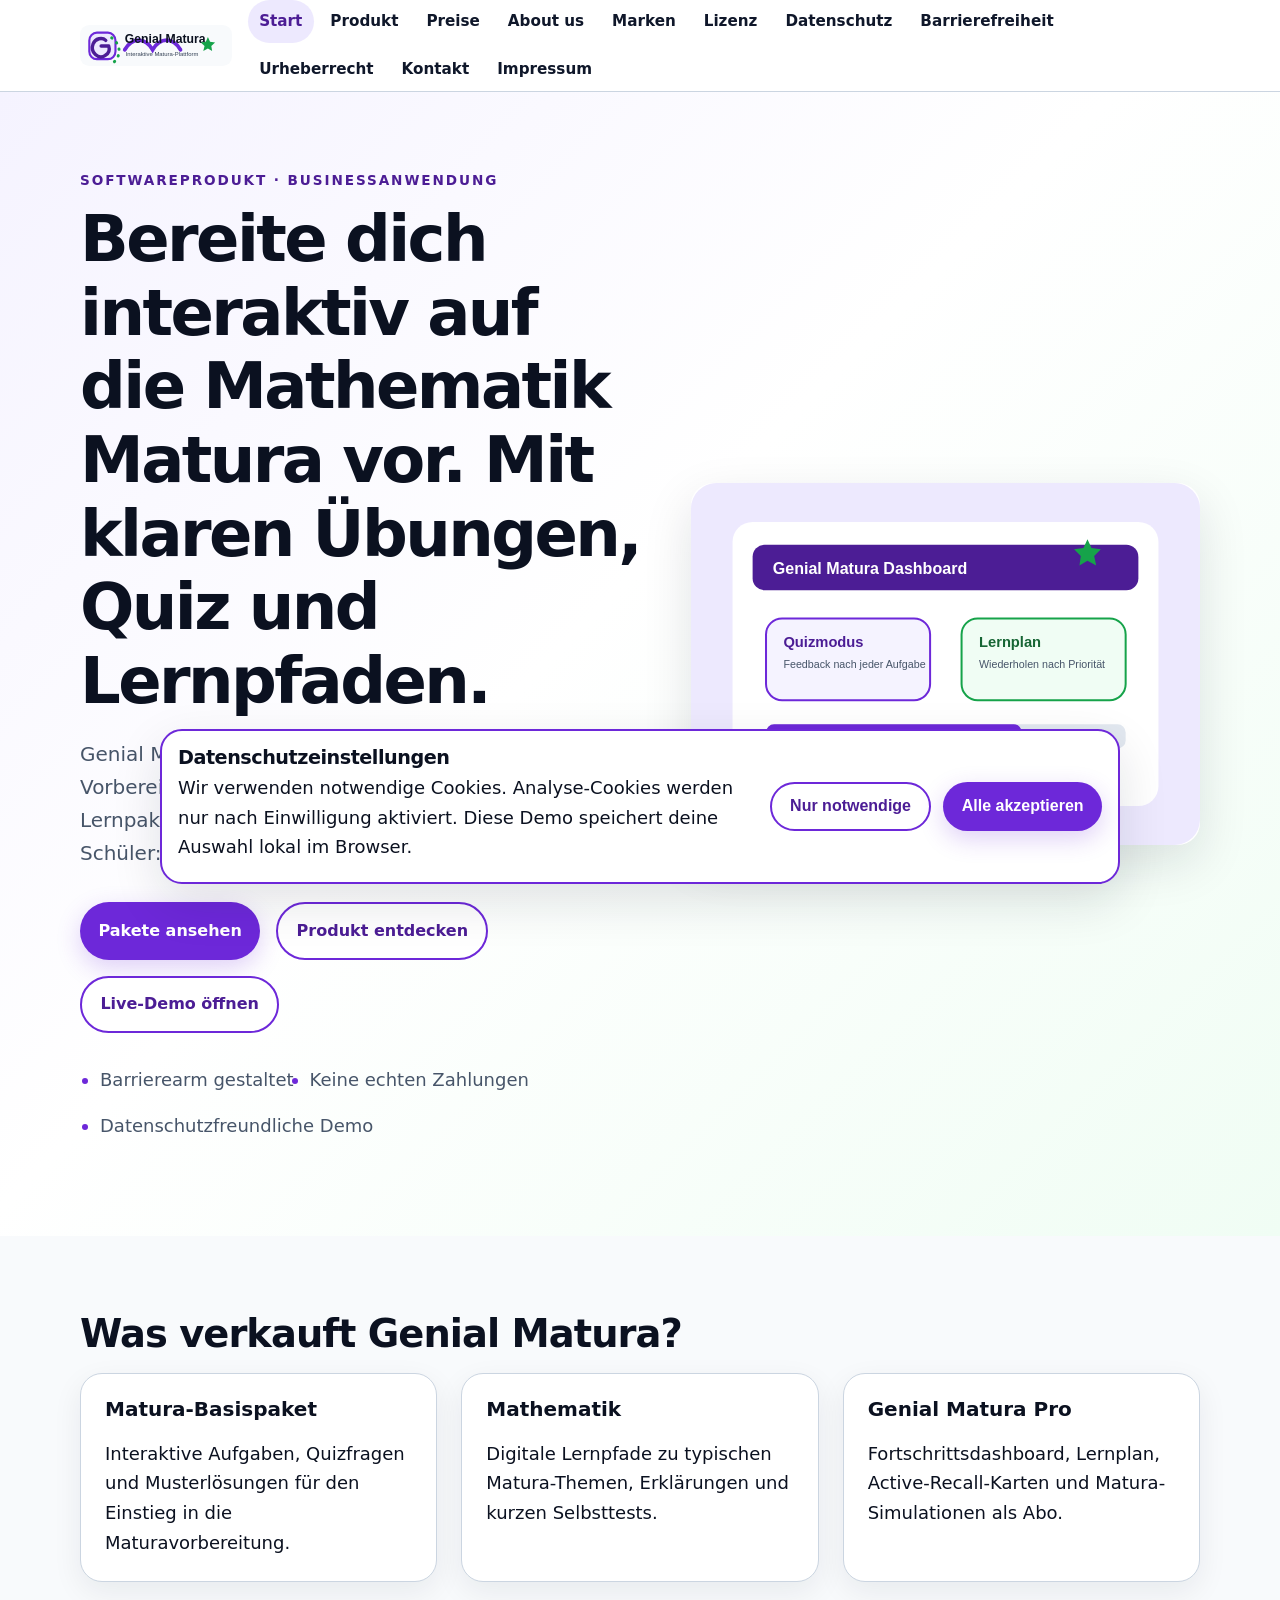
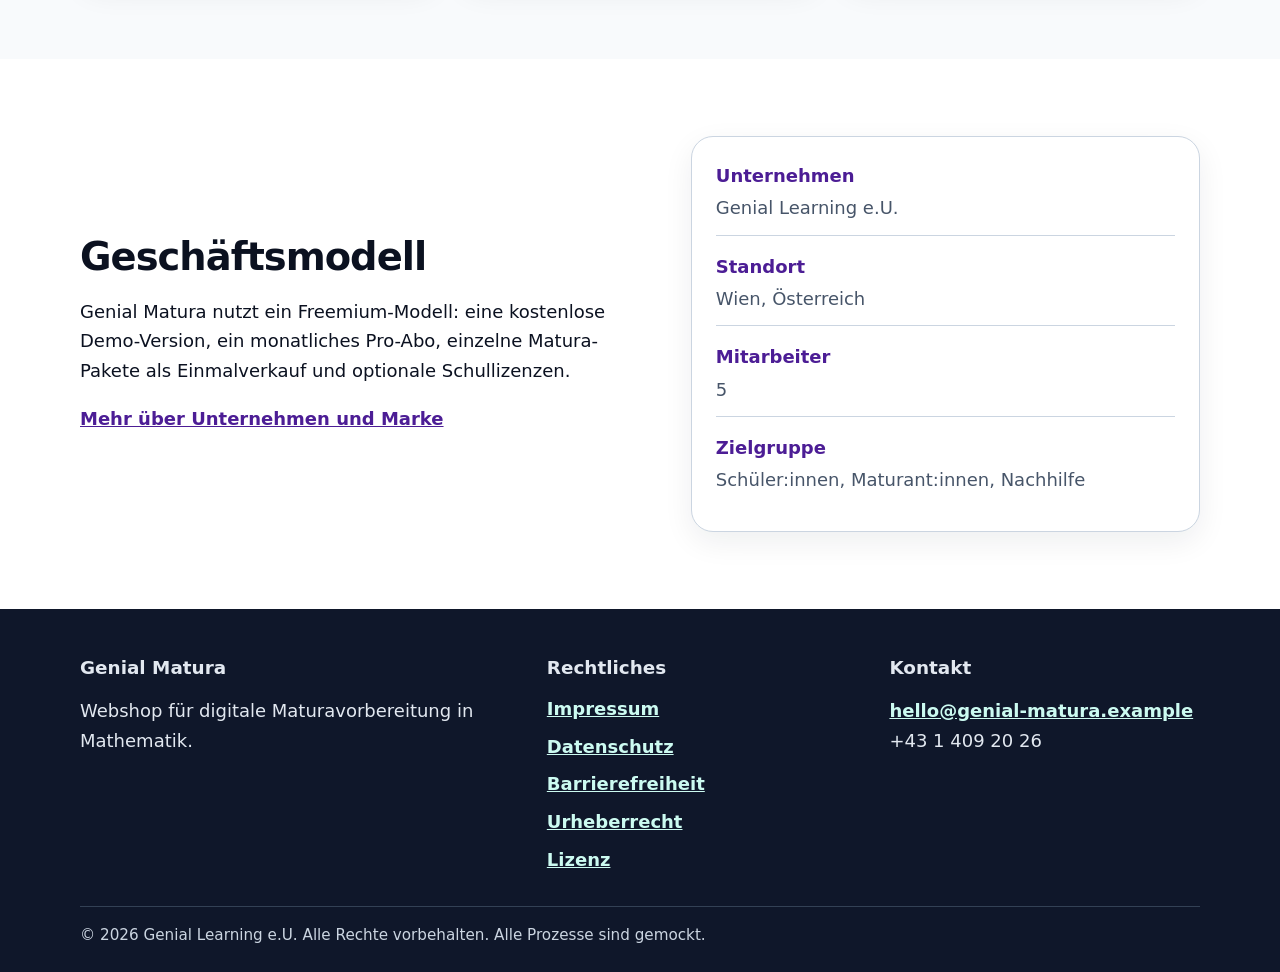
<file: index.html>
<!doctype html>
<html lang="de">
<head>
  <meta charset="utf-8">
  <meta name="viewport" content="width=device-width, initial-scale=1">
  <title>Start | Genial Mathematik Matura</title>
  <meta name="description" content="Genial Matura Webshop für eine interaktive Mathematik Matura-Vorbereitungsplattform.">
  <link rel="icon" href="assets/genial-symbol.svg" type="image/svg+xml">
  <link rel="stylesheet" href="style.css">
</head>
<body>
  <a class="skip-link" href="#main">Zum Inhalt springen</a>
  <header class="site-header">
    <div class="container header-inner">
      <a class="brand" href="index.html" aria-label="Genial Matura Startseite">
        <img src="assets/logo.svg" alt="Genial Matura – Interaktive Matura-Plattform" width="188" height="56">
      </a>
      <button class="nav-toggle" type="button" aria-expanded="false" aria-controls="site-nav">Menü</button>
      <nav id="site-nav" class="site-nav" aria-label="Hauptnavigation">
        <a href="index.html" aria-current="page">Start</a>
<a href="produkt.html">Produkt</a>
<a href="preise.html">Preise</a>
<a href="about.html">About us</a>
<a href="marken.html">Marken</a>
<a href="lizenz.html">Lizenz</a>
<a href="datenschutz.html">Datenschutz</a>
<a href="barrierefreiheit.html">Barrierefreiheit</a>
<a href="urheberrecht.html">Urheberrecht</a>
<a href="kontakt.html">Kontakt</a>
<a href="impressum.html">Impressum</a>
      </nav>
    </div>
  </header>
  <main id="main">
    
<section class="hero section">
  <div class="container hero-grid">
    <div>
      <p class="eyebrow">Softwareprodukt · Businessanwendung</p>
      <h1>Bereite dich interaktiv auf die Mathematik Matura vor. Mit klaren Übungen, Quiz und Lernpfaden.</h1>
      <p class="lead">Genial Matura ist eine interaktive Matura-Vorbereitungsplattform. Der Webshop verkauft digitale Lernpakete, Pro-Abos und Schullizenzen für Schüler:innen und Maturant:innen</p>
      <div class="button-row">
        <a class="button" href="preise.html">Pakete ansehen</a>
        <a class="button secondary" href="produkt.html">Produkt entdecken</a>
        <a class="button secondary" href="https://genial-navy.vercel.app" target="_blank" rel="noopener noreferrer">Live-Demo öffnen</a>
      </div>
      <ul class="trust-list" aria-label="Produktvorteile">
        <li>Barrierearm gestaltet</li>
        <li>Keine echten Zahlungen</li>
        <li>Datenschutzfreundliche Demo</li>
      </ul>
    </div>
    <img class="hero-card" src="assets/hero-illustration.svg" alt="Illustration einer Lernsoftware mit Mathematik Matura-Simulationen und interaktiven Aufgaben" width="760" height="540">
  </div>
</section>
<section class="section soft-bg">
  <div class="container">
    <h2>Was verkauft Genial Matura?</h2>
    <div class="cards three">
      <article class="card">
        <h3>Matura-Basispaket</h3>
        <p>Interaktive Aufgaben, Quizfragen und Musterlösungen für den Einstieg in die Maturavorbereitung.</p>
      </article>
      <article class="card">
        <h3>Mathematik</h3>
        <p>Digitale Lernpfade zu typischen Matura-Themen, Erklärungen und kurzen Selbsttests.</p>
      </article>
      <article class="card">
        <h3>Genial Matura Pro</h3>
        <p>Fortschrittsdashboard, Lernplan, Active-Recall-Karten und Matura-Simulationen als Abo.</p>
      </article>
    </div>
  </div>
</section>
<section class="section">
  <div class="container split">
    <div>
      <h2>Geschäftsmodell</h2>
      <p>Genial Matura nutzt ein Freemium-Modell: eine kostenlose Demo-Version, ein monatliches Pro-Abo, einzelne Matura-Pakete als Einmalverkauf und optionale Schullizenzen.</p>
      <a class="text-link" href="about.html">Mehr über Unternehmen und Marke</a>
    </div>
    <div class="fact-box">
      <dl>
        <div><dt>Unternehmen</dt><dd>Genial Learning e.U.</dd></div>
        <div><dt>Standort</dt><dd>Wien, Österreich</dd></div>
        <div><dt>Mitarbeiter</dt><dd>5</dd></div>
        <div><dt>Zielgruppe</dt><dd>Schüler:innen, Maturant:innen, Nachhilfe</dd></div>
      </dl>
    </div>
  </div>
</section>
  </main>
  <footer class="site-footer">
    <div class="container footer-grid">
      <section>
        <h2>Genial Matura</h2>
        <p>Webshop für digitale Maturavorbereitung in Mathematik.</p>
      </section>
      <section>
        <h2>Rechtliches</h2>
        <ul class="footer-links">
          <li><a href="impressum.html">Impressum</a></li>
          <li><a href="datenschutz.html">Datenschutz</a></li>
          <li><a href="barrierefreiheit.html">Barrierefreiheit</a></li>
          <li><a href="urheberrecht.html">Urheberrecht</a></li>
          <li><a href="lizenz.html">Lizenz</a></li>
        </ul>
      </section>
      <section>
        <h2>Kontakt</h2>
        <p><a href="mailto:hello@genial-matura.example">hello@genial-matura.example</a><br>+43 1 409 20 26</p>
      </section>
    </div>
    <div class="container smallprint">© 2026 Genial Learning e.U. Alle Rechte vorbehalten. Alle Prozesse sind gemockt.</div>
  </footer>
  <section class="cookie-banner" id="cookie-banner" aria-label="Cookie-Einstellungen" hidden>
    <div>
      <h2>Datenschutzeinstellungen</h2>
      <p>Wir verwenden notwendige Cookies. Analyse-Cookies werden nur nach Einwilligung aktiviert. Diese Demo speichert deine Auswahl lokal im Browser.</p>
    </div>
    <div class="cookie-actions">
      <button class="button secondary" id="decline-cookies" type="button">Nur notwendige</button>
      <button class="button" id="accept-cookies" type="button">Alle akzeptieren</button>
    </div>
  </section>
  <script src="script.js"></script>
</body>
</html>
</file>
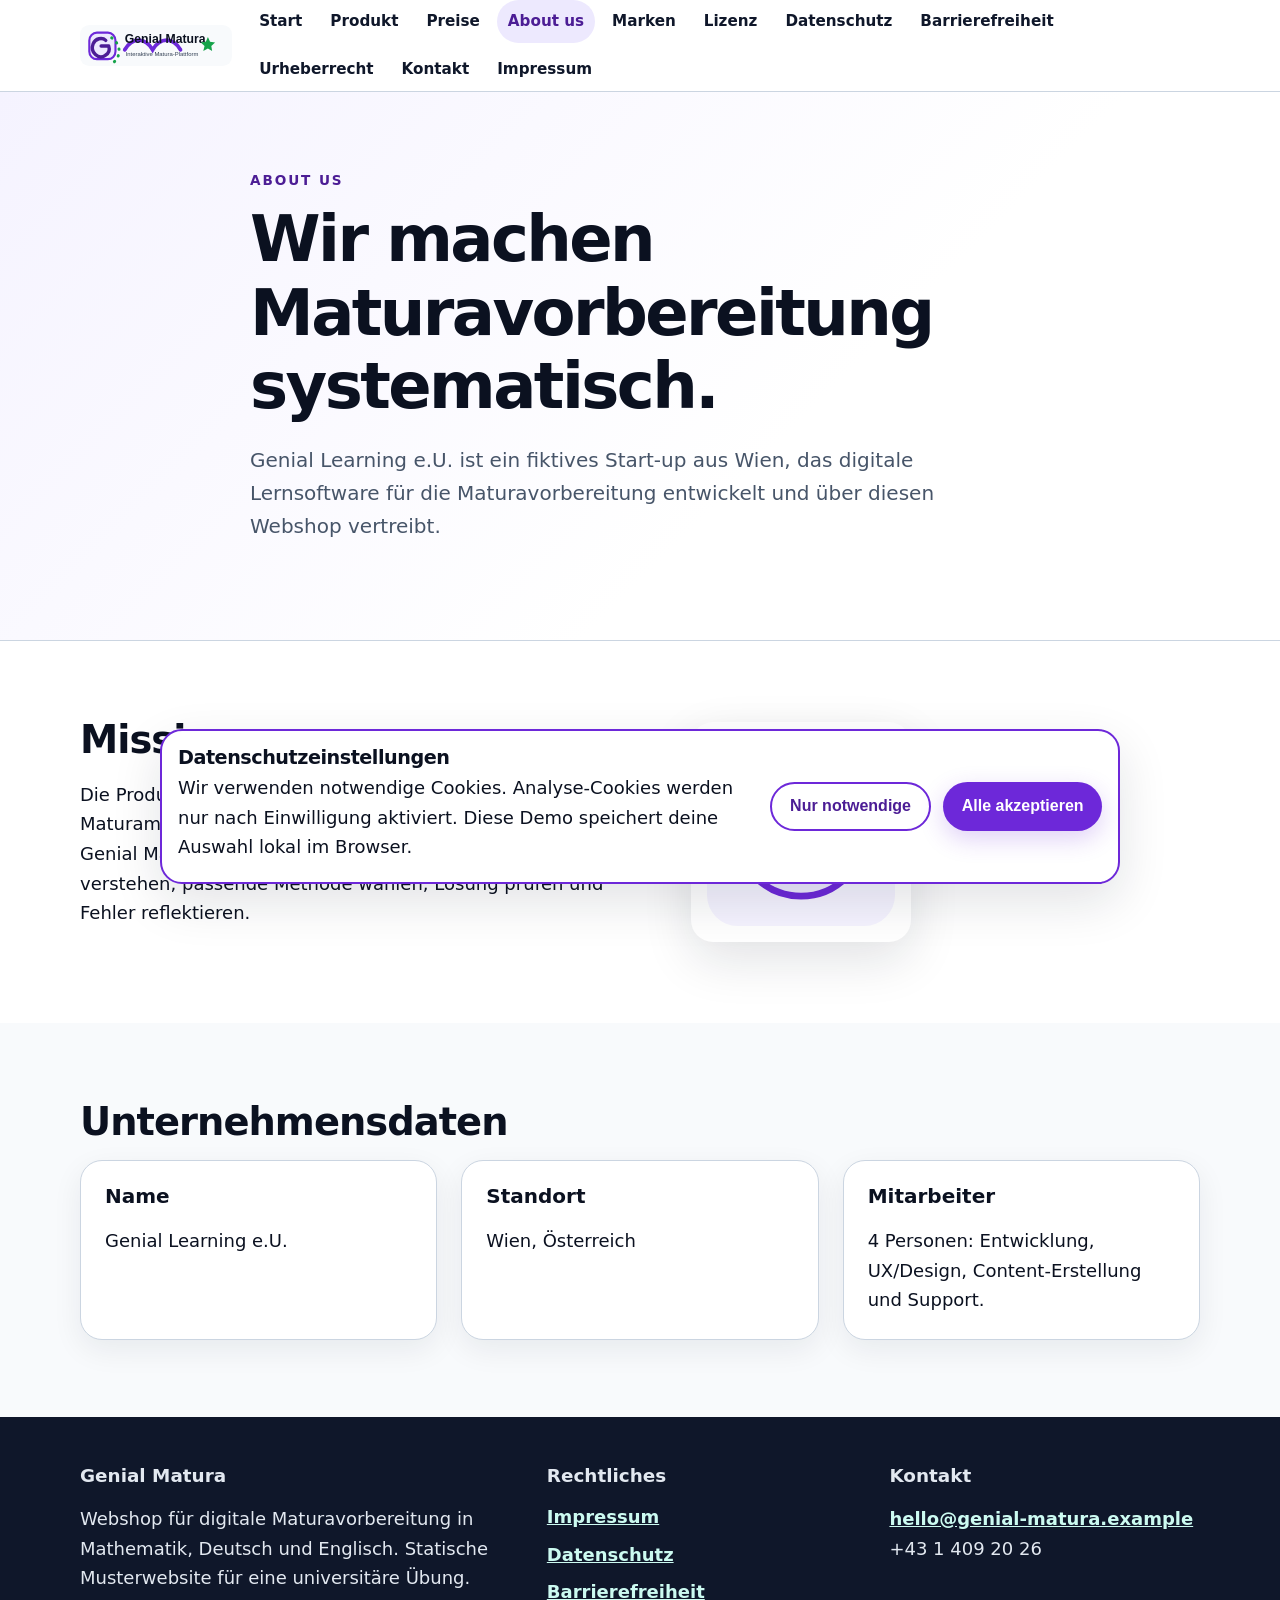
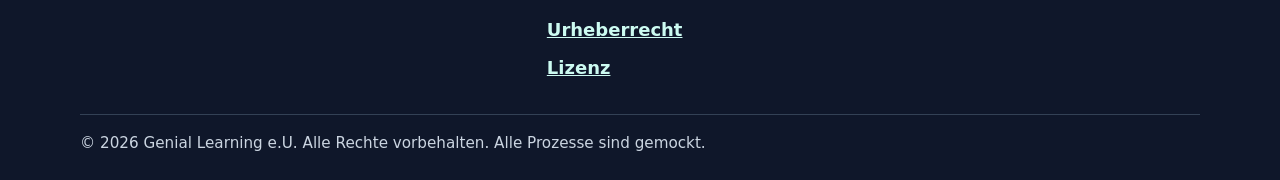
<file: about.html>
<!doctype html>
<html lang="de">
<head>
  <meta charset="utf-8">
  <meta name="viewport" content="width=device-width, initial-scale=1">
  <title>About us | Genial Matura</title>
  <meta name="description" content="Über Genial Learning e.U. und die Bedeutung der Marke.">
  <link rel="icon" href="assets/genial-symbol.svg" type="image/svg+xml">
  <link rel="stylesheet" href="style.css">
</head>
<body>
  <a class="skip-link" href="#main">Zum Inhalt springen</a>
  <header class="site-header">
    <div class="container header-inner">
      <a class="brand" href="index.html" aria-label="Genial Matura Startseite">
        <img src="assets/logo.svg" alt="Genial Matura – Interaktive Matura-Plattform" width="188" height="56">
      </a>
      <button class="nav-toggle" type="button" aria-expanded="false" aria-controls="site-nav">Menü</button>
      <nav id="site-nav" class="site-nav" aria-label="Hauptnavigation">
        <a href="index.html">Start</a>
<a href="produkt.html">Produkt</a>
<a href="preise.html">Preise</a>
<a href="about.html" aria-current="page">About us</a>
<a href="marken.html">Marken</a>
<a href="lizenz.html">Lizenz</a>
<a href="datenschutz.html">Datenschutz</a>
<a href="barrierefreiheit.html">Barrierefreiheit</a>
<a href="urheberrecht.html">Urheberrecht</a>
<a href="kontakt.html">Kontakt</a>
<a href="impressum.html">Impressum</a>
      </nav>
    </div>
  </header>
  <main id="main">
    
<section class="section page-hero">
  <div class="container narrow">
    <p class="eyebrow">About us</p>
    <h1>Wir machen Maturavorbereitung systematisch.</h1>
    <p class="lead">Genial Learning e.U. ist ein fiktives Start-up aus Wien, das digitale Lernsoftware für die Maturavorbereitung entwickelt und über diesen Webshop vertreibt.</p>
  </div>
</section>
<section class="section">
  <div class="container split">
    <div>
      <h2>Mission</h2>
      <p>Die Produktidee: Maturant:innen sollen typische Maturamuster nicht erst in der echten Prüfung erkennen. Genial Matura zerlegt Aufgaben in kleine Schritte: Problem verstehen, passende Methode wählen, Lösung prüfen und Fehler reflektieren.</p>
    </div>
    <img class="symbol-card" src="assets/genial-symbol.svg" alt="Genial Matura Bildmarke: abstraktes K-Symbol mit Lernpfad und Haken" width="220" height="220">
  </div>
</section>
<section class="section soft-bg">
  <div class="container">
    <h2>Unternehmensdaten</h2>
    <div class="cards three">
      <article class="card"><h3>Name</h3><p>Genial Learning e.U.</p></article>
      <article class="card"><h3>Standort</h3><p>Wien, Österreich</p></article>
      <article class="card"><h3>Mitarbeiter</h3><p>4 Personen: Entwicklung, UX/Design, Content-Erstellung und Support.</p></article>
    </div>
  </div>
</section>
  </main>
  <footer class="site-footer">
    <div class="container footer-grid">
      <section>
        <h2>Genial Matura</h2>
        <p>Webshop für digitale Maturavorbereitung in Mathematik, Deutsch und Englisch. Statische Musterwebsite für eine universitäre Übung.</p>
      </section>
      <section>
        <h2>Rechtliches</h2>
        <ul class="footer-links">
          <li><a href="impressum.html">Impressum</a></li>
          <li><a href="datenschutz.html">Datenschutz</a></li>
          <li><a href="barrierefreiheit.html">Barrierefreiheit</a></li>
          <li><a href="urheberrecht.html">Urheberrecht</a></li>
          <li><a href="lizenz.html">Lizenz</a></li>
        </ul>
      </section>
      <section>
        <h2>Kontakt</h2>
        <p><a href="mailto:hello@genial-matura.example">hello@genial-matura.example</a><br>+43 1 409 20 26</p>
      </section>
    </div>
    <div class="container smallprint">© 2026 Genial Learning e.U. Alle Rechte vorbehalten. Alle Prozesse sind gemockt.</div>
  </footer>
  <section class="cookie-banner" id="cookie-banner" aria-label="Cookie-Einstellungen" hidden>
    <div>
      <h2>Datenschutzeinstellungen</h2>
      <p>Wir verwenden notwendige Cookies. Analyse-Cookies werden nur nach Einwilligung aktiviert. Diese Demo speichert deine Auswahl lokal im Browser.</p>
    </div>
    <div class="cookie-actions">
      <button class="button secondary" id="decline-cookies" type="button">Nur notwendige</button>
      <button class="button" id="accept-cookies" type="button">Alle akzeptieren</button>
    </div>
  </section>
  <script src="script.js"></script>
</body>
</html>
</file>
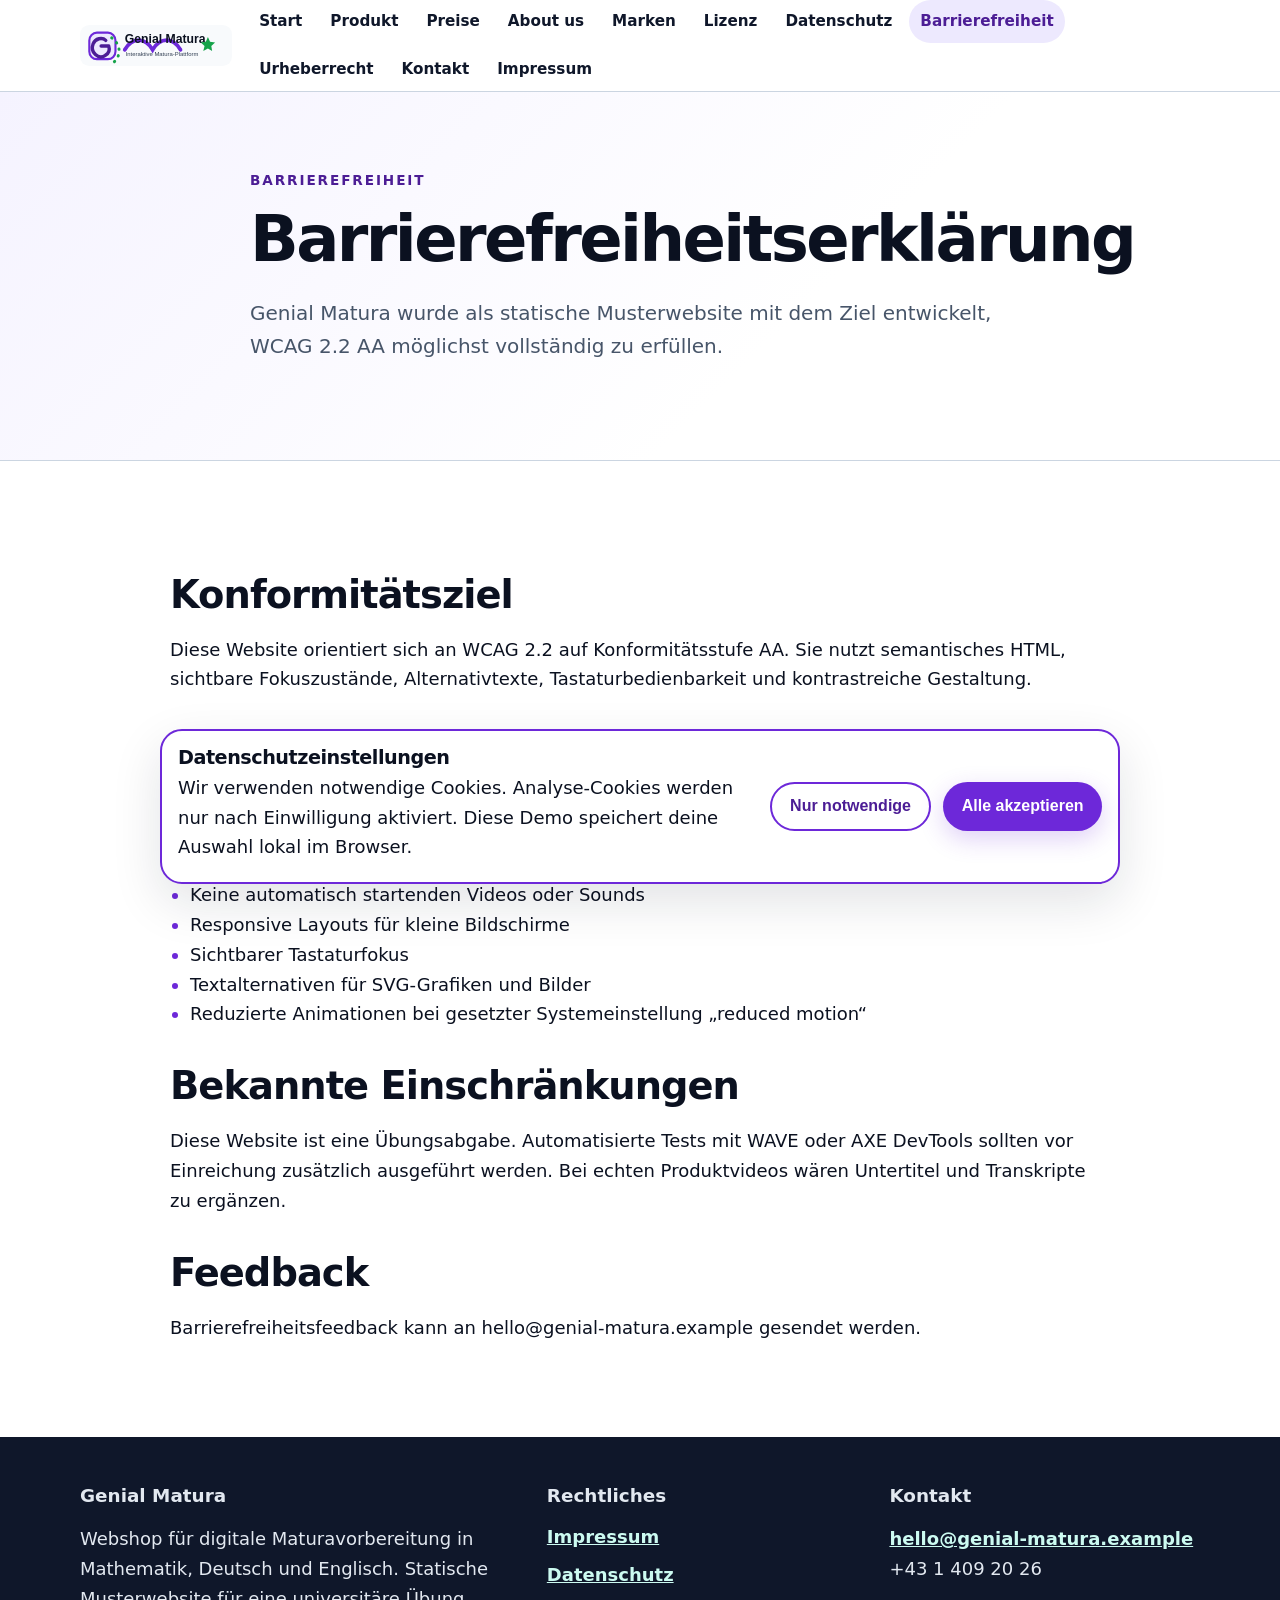
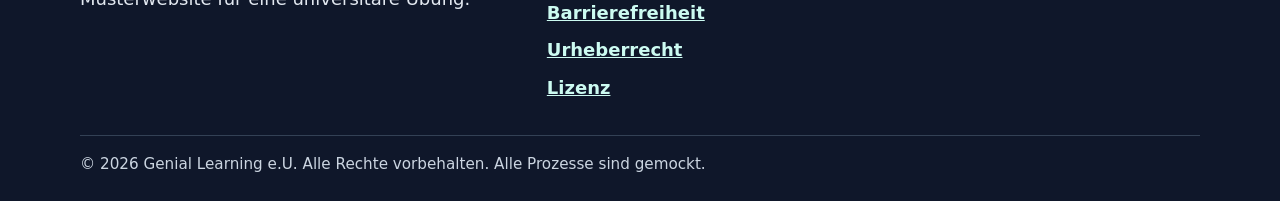
<file: barrierefreiheit.html>
<!doctype html>
<html lang="de">
<head>
  <meta charset="utf-8">
  <meta name="viewport" content="width=device-width, initial-scale=1">
  <title>Barrierefreiheit | Genial Matura</title>
  <meta name="description" content="Barrierefreiheitserklärung für Genial Matura nach WCAG 2.2 AA.">
  <link rel="icon" href="assets/genial-symbol.svg" type="image/svg+xml">
  <link rel="stylesheet" href="style.css">
</head>
<body>
  <a class="skip-link" href="#main">Zum Inhalt springen</a>
  <header class="site-header">
    <div class="container header-inner">
      <a class="brand" href="index.html" aria-label="Genial Matura Startseite">
        <img src="assets/logo.svg" alt="Genial Matura – Interaktive Matura-Plattform" width="188" height="56">
      </a>
      <button class="nav-toggle" type="button" aria-expanded="false" aria-controls="site-nav">Menü</button>
      <nav id="site-nav" class="site-nav" aria-label="Hauptnavigation">
        <a href="index.html">Start</a>
<a href="produkt.html">Produkt</a>
<a href="preise.html">Preise</a>
<a href="about.html">About us</a>
<a href="marken.html">Marken</a>
<a href="lizenz.html">Lizenz</a>
<a href="datenschutz.html">Datenschutz</a>
<a href="barrierefreiheit.html" aria-current="page">Barrierefreiheit</a>
<a href="urheberrecht.html">Urheberrecht</a>
<a href="kontakt.html">Kontakt</a>
<a href="impressum.html">Impressum</a>
      </nav>
    </div>
  </header>
  <main id="main">
    
<section class="section page-hero">
  <div class="container narrow">
    <p class="eyebrow">Barrierefreiheit</p>
    <h1>Barrierefreiheitserklärung</h1>
    <p class="lead">Genial Matura wurde als statische Musterwebsite mit dem Ziel entwickelt, WCAG 2.2 AA möglichst vollständig zu erfüllen.</p>
  </div>
</section>
<section class="section">
  <div class="container legal-text">
    <h2>Konformitätsziel</h2>
    <p>Diese Website orientiert sich an WCAG 2.2 auf Konformitätsstufe AA. Sie nutzt semantisches HTML, sichtbare Fokuszustände, Alternativtexte, Tastaturbedienbarkeit und kontrastreiche Gestaltung.</p>
    <h2>Umgesetzte Maßnahmen</h2>
    <ul class="check-list">
      <li>Skip-Link zum Hauptinhalt</li>
      <li>Semantische Landmarken: Header, Navigation, Main, Footer</li>
      <li>Beschriftete Formularfelder und verständliche Fehlermeldungen</li>
      <li>Keine automatisch startenden Videos oder Sounds</li>
      <li>Responsive Layouts für kleine Bildschirme</li>
      <li>Sichtbarer Tastaturfokus</li>
      <li>Textalternativen für SVG-Grafiken und Bilder</li>
      <li>Reduzierte Animationen bei gesetzter Systemeinstellung „reduced motion“</li>
    </ul>
    <h2>Bekannte Einschränkungen</h2>
    <p>Diese Website ist eine Übungsabgabe. Automatisierte Tests mit WAVE oder AXE DevTools sollten vor Einreichung zusätzlich ausgeführt werden. Bei echten Produktvideos wären Untertitel und Transkripte zu ergänzen.</p>
    <h2>Feedback</h2>
    <p>Barrierefreiheitsfeedback kann an hello@genial-matura.example gesendet werden.</p>
  </div>
</section>
  </main>
  <footer class="site-footer">
    <div class="container footer-grid">
      <section>
        <h2>Genial Matura</h2>
        <p>Webshop für digitale Maturavorbereitung in Mathematik, Deutsch und Englisch. Statische Musterwebsite für eine universitäre Übung.</p>
      </section>
      <section>
        <h2>Rechtliches</h2>
        <ul class="footer-links">
          <li><a href="impressum.html">Impressum</a></li>
          <li><a href="datenschutz.html">Datenschutz</a></li>
          <li><a href="barrierefreiheit.html">Barrierefreiheit</a></li>
          <li><a href="urheberrecht.html">Urheberrecht</a></li>
          <li><a href="lizenz.html">Lizenz</a></li>
        </ul>
      </section>
      <section>
        <h2>Kontakt</h2>
        <p><a href="mailto:hello@genial-matura.example">hello@genial-matura.example</a><br>+43 1 409 20 26</p>
      </section>
    </div>
    <div class="container smallprint">© 2026 Genial Learning e.U. Alle Rechte vorbehalten. Alle Prozesse sind gemockt.</div>
  </footer>
  <section class="cookie-banner" id="cookie-banner" aria-label="Cookie-Einstellungen" hidden>
    <div>
      <h2>Datenschutzeinstellungen</h2>
      <p>Wir verwenden notwendige Cookies. Analyse-Cookies werden nur nach Einwilligung aktiviert. Diese Demo speichert deine Auswahl lokal im Browser.</p>
    </div>
    <div class="cookie-actions">
      <button class="button secondary" id="decline-cookies" type="button">Nur notwendige</button>
      <button class="button" id="accept-cookies" type="button">Alle akzeptieren</button>
    </div>
  </section>
  <script src="script.js"></script>
</body>
</html>
</file>
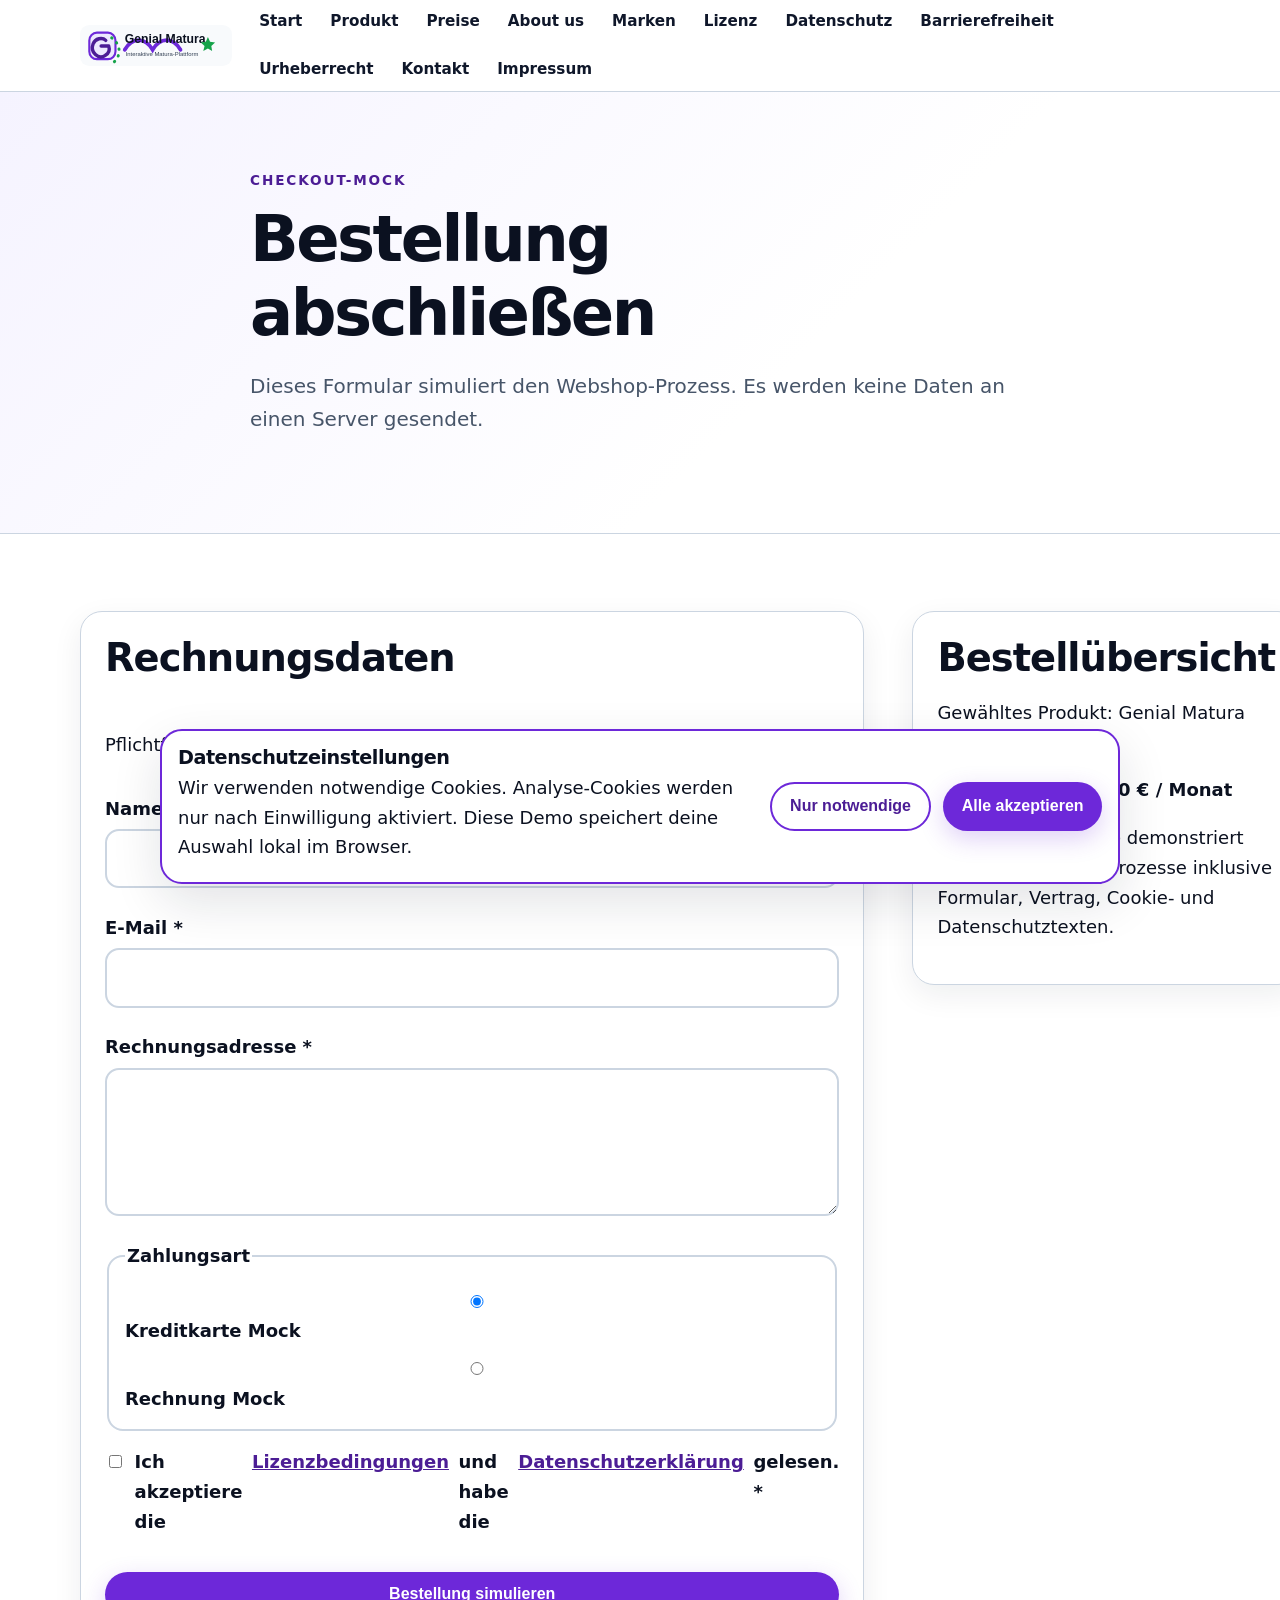
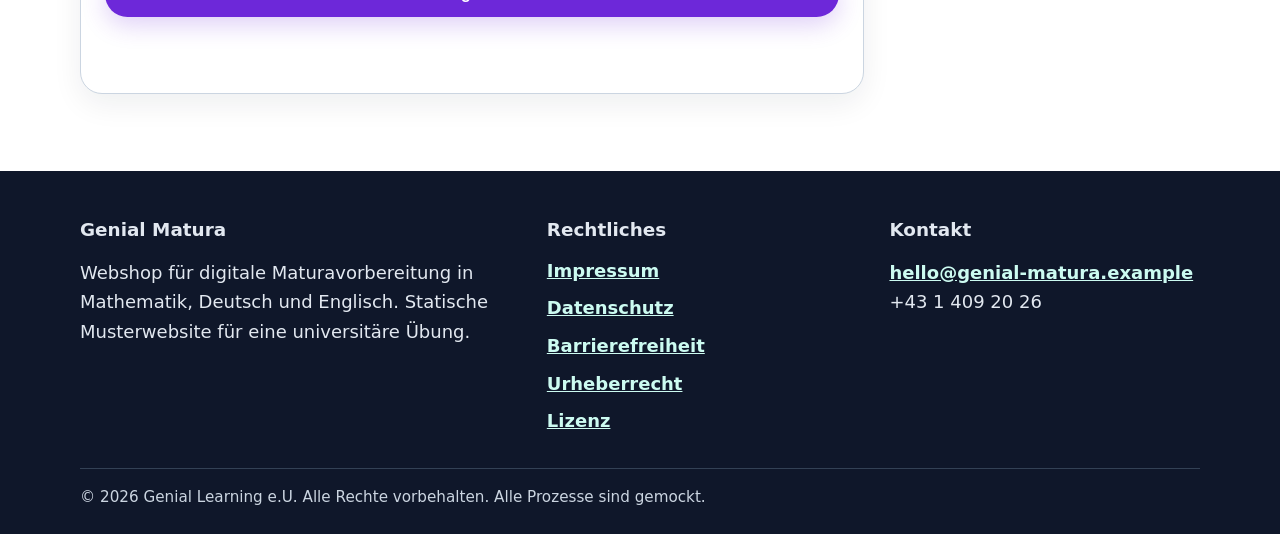
<file: checkout.html>
<!doctype html>
<html lang="de">
<head>
  <meta charset="utf-8">
  <meta name="viewport" content="width=device-width, initial-scale=1">
  <title>Checkout | Genial Matura</title>
  <meta name="description" content="Gemockter Checkout-Prozess für den Genial Matura Webshop.">
  <link rel="icon" href="assets/genial-symbol.svg" type="image/svg+xml">
  <link rel="stylesheet" href="style.css">
</head>
<body>
  <a class="skip-link" href="#main">Zum Inhalt springen</a>
  <header class="site-header">
    <div class="container header-inner">
      <a class="brand" href="index.html" aria-label="Genial Matura Startseite">
        <img src="assets/logo.svg" alt="Genial Matura – Interaktive Matura-Plattform" width="188" height="56">
      </a>
      <button class="nav-toggle" type="button" aria-expanded="false" aria-controls="site-nav">Menü</button>
      <nav id="site-nav" class="site-nav" aria-label="Hauptnavigation">
        <a href="index.html">Start</a>
<a href="produkt.html">Produkt</a>
<a href="preise.html">Preise</a>
<a href="about.html">About us</a>
<a href="marken.html">Marken</a>
<a href="lizenz.html">Lizenz</a>
<a href="datenschutz.html">Datenschutz</a>
<a href="barrierefreiheit.html">Barrierefreiheit</a>
<a href="urheberrecht.html">Urheberrecht</a>
<a href="kontakt.html">Kontakt</a>
<a href="impressum.html">Impressum</a>
      </nav>
    </div>
  </header>
  <main id="main">
    
<section class="section page-hero">
  <div class="container narrow">
    <p class="eyebrow">Checkout-Mock</p>
    <h1>Bestellung abschließen</h1>
    <p class="lead">Dieses Formular simuliert den Webshop-Prozess. Es werden keine Daten an einen Server gesendet.</p>
  </div>
</section>
<section class="section">
  <div class="container checkout-grid">
    <form class="form-card" id="checkout-form" novalidate>
      <h2>Rechnungsdaten</h2>
      <p id="form-help">Pflichtfelder sind mit Stern markiert.</p>
      <div class="field">
        <label for="name">Name *</label>
        <input id="name" name="name" autocomplete="name" required>
        <p class="error" id="name-error"></p>
      </div>
      <div class="field">
        <label for="email">E-Mail *</label>
        <input id="email" name="email" type="email" autocomplete="email" required>
        <p class="error" id="email-error"></p>
      </div>
      <div class="field">
        <label for="address">Rechnungsadresse *</label>
        <textarea id="address" name="address" rows="4" autocomplete="street-address" required></textarea>
        <p class="error" id="address-error"></p>
      </div>
      <fieldset>
        <legend>Zahlungsart</legend>
        <label><input type="radio" name="payment" value="card" checked> Kreditkarte Mock</label>
        <label><input type="radio" name="payment" value="invoice"> Rechnung Mock</label>
      </fieldset>
      <label class="checkbox"><input type="checkbox" id="terms" required> Ich akzeptiere die <a href="lizenz.html">Lizenzbedingungen</a> und habe die <a href="datenschutz.html">Datenschutzerklärung</a> gelesen. *</label>
      <p class="error" id="terms-error"></p>
      <button class="button" type="submit">Bestellung simulieren</button>
      <p class="form-status" id="form-status" role="status" aria-live="polite"></p>
    </form>
    <aside class="summary-card" aria-label="Bestellübersicht">
      <h2>Bestellübersicht</h2>
      <p id="selected-plan">Gewähltes Produkt: Genial Matura Pro-Abo</p>
      <p>Gesamtsumme: <strong id="selected-price">9,90 €</strong></p>
      <p class="small">Hinweis: Diese Seite demonstriert typische Webshop-Prozesse inklusive Formular, Vertrag, Cookie- und Datenschutztexten.</p>
    </aside>
  </div>
</section>
  </main>
  <footer class="site-footer">
    <div class="container footer-grid">
      <section>
        <h2>Genial Matura</h2>
        <p>Webshop für digitale Maturavorbereitung in Mathematik, Deutsch und Englisch. Statische Musterwebsite für eine universitäre Übung.</p>
      </section>
      <section>
        <h2>Rechtliches</h2>
        <ul class="footer-links">
          <li><a href="impressum.html">Impressum</a></li>
          <li><a href="datenschutz.html">Datenschutz</a></li>
          <li><a href="barrierefreiheit.html">Barrierefreiheit</a></li>
          <li><a href="urheberrecht.html">Urheberrecht</a></li>
          <li><a href="lizenz.html">Lizenz</a></li>
        </ul>
      </section>
      <section>
        <h2>Kontakt</h2>
        <p><a href="mailto:hello@genial-matura.example">hello@genial-matura.example</a><br>+43 1 409 20 26</p>
      </section>
    </div>
    <div class="container smallprint">© 2026 Genial Learning e.U. Alle Rechte vorbehalten. Alle Prozesse sind gemockt.</div>
  </footer>
  <section class="cookie-banner" id="cookie-banner" aria-label="Cookie-Einstellungen" hidden>
    <div>
      <h2>Datenschutzeinstellungen</h2>
      <p>Wir verwenden notwendige Cookies. Analyse-Cookies werden nur nach Einwilligung aktiviert. Diese Demo speichert deine Auswahl lokal im Browser.</p>
    </div>
    <div class="cookie-actions">
      <button class="button secondary" id="decline-cookies" type="button">Nur notwendige</button>
      <button class="button" id="accept-cookies" type="button">Alle akzeptieren</button>
    </div>
  </section>
  <script src="script.js"></script>
</body>
</html>
</file>
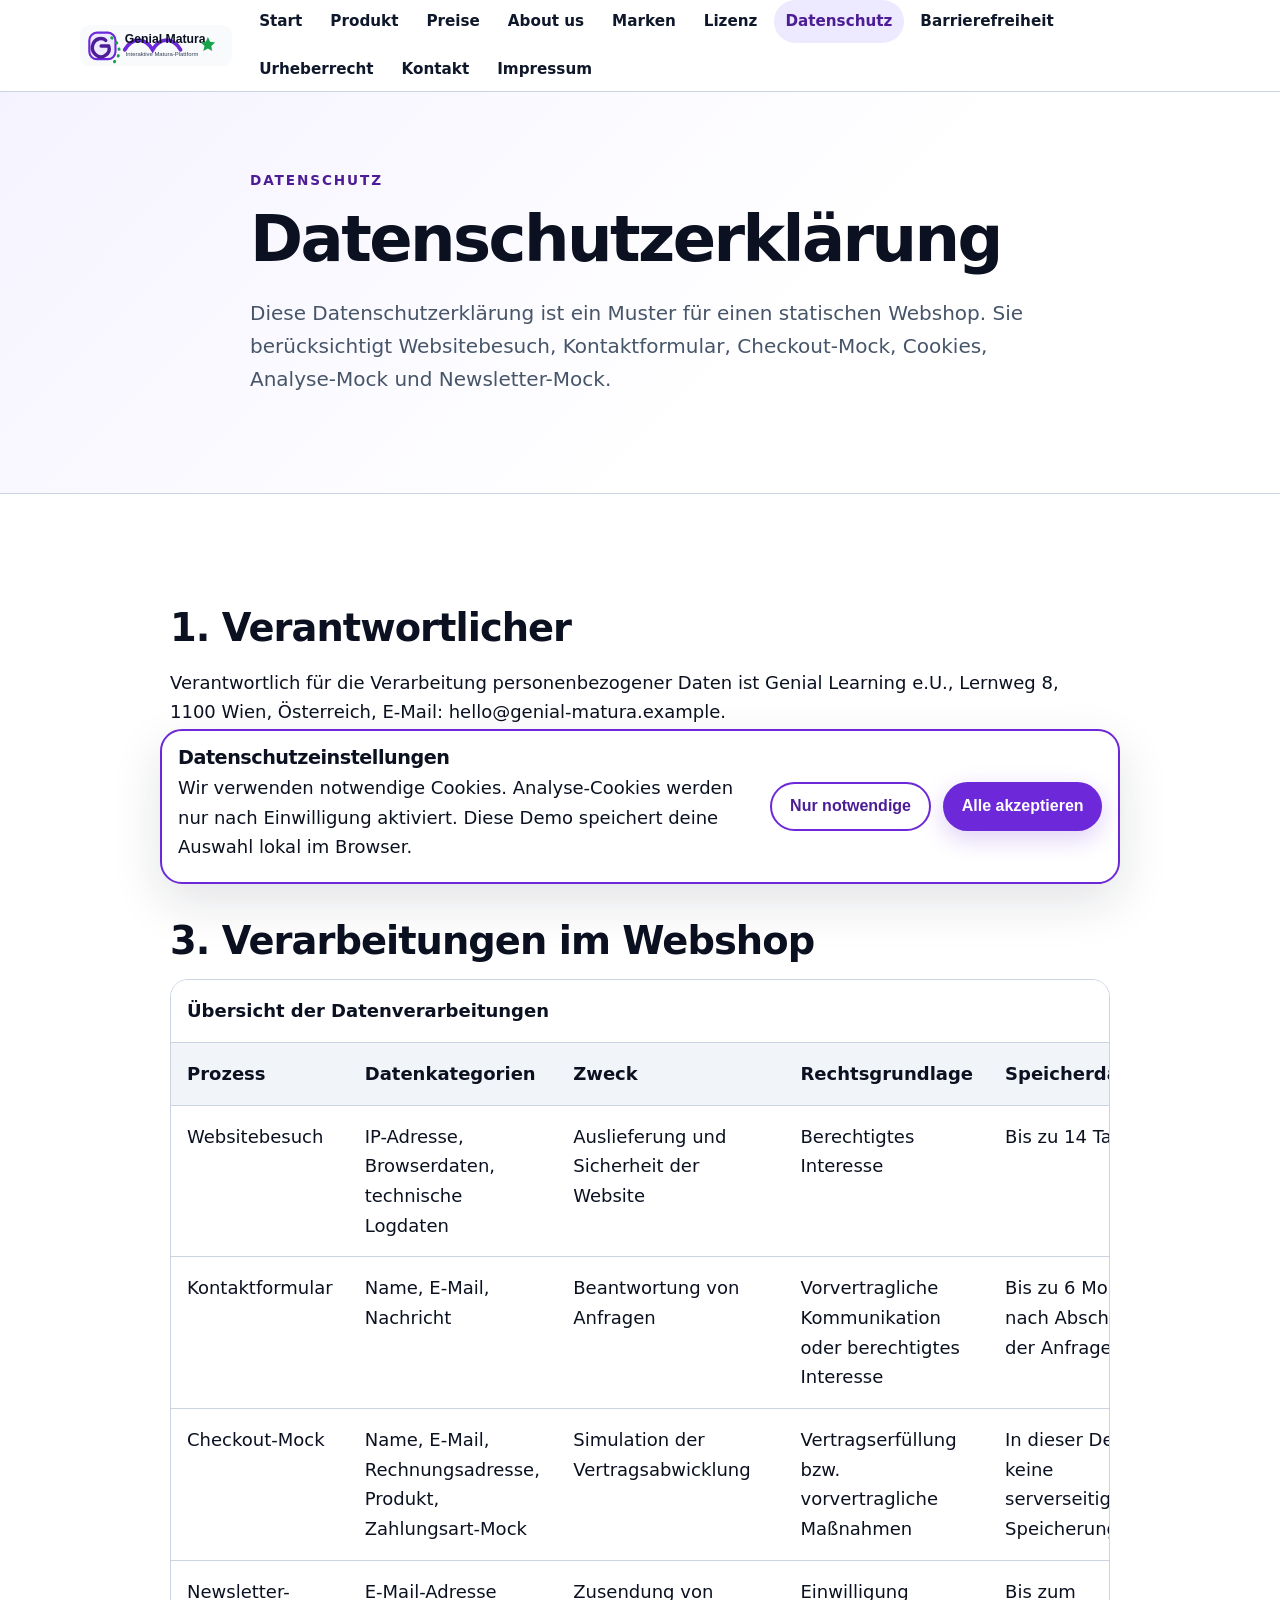
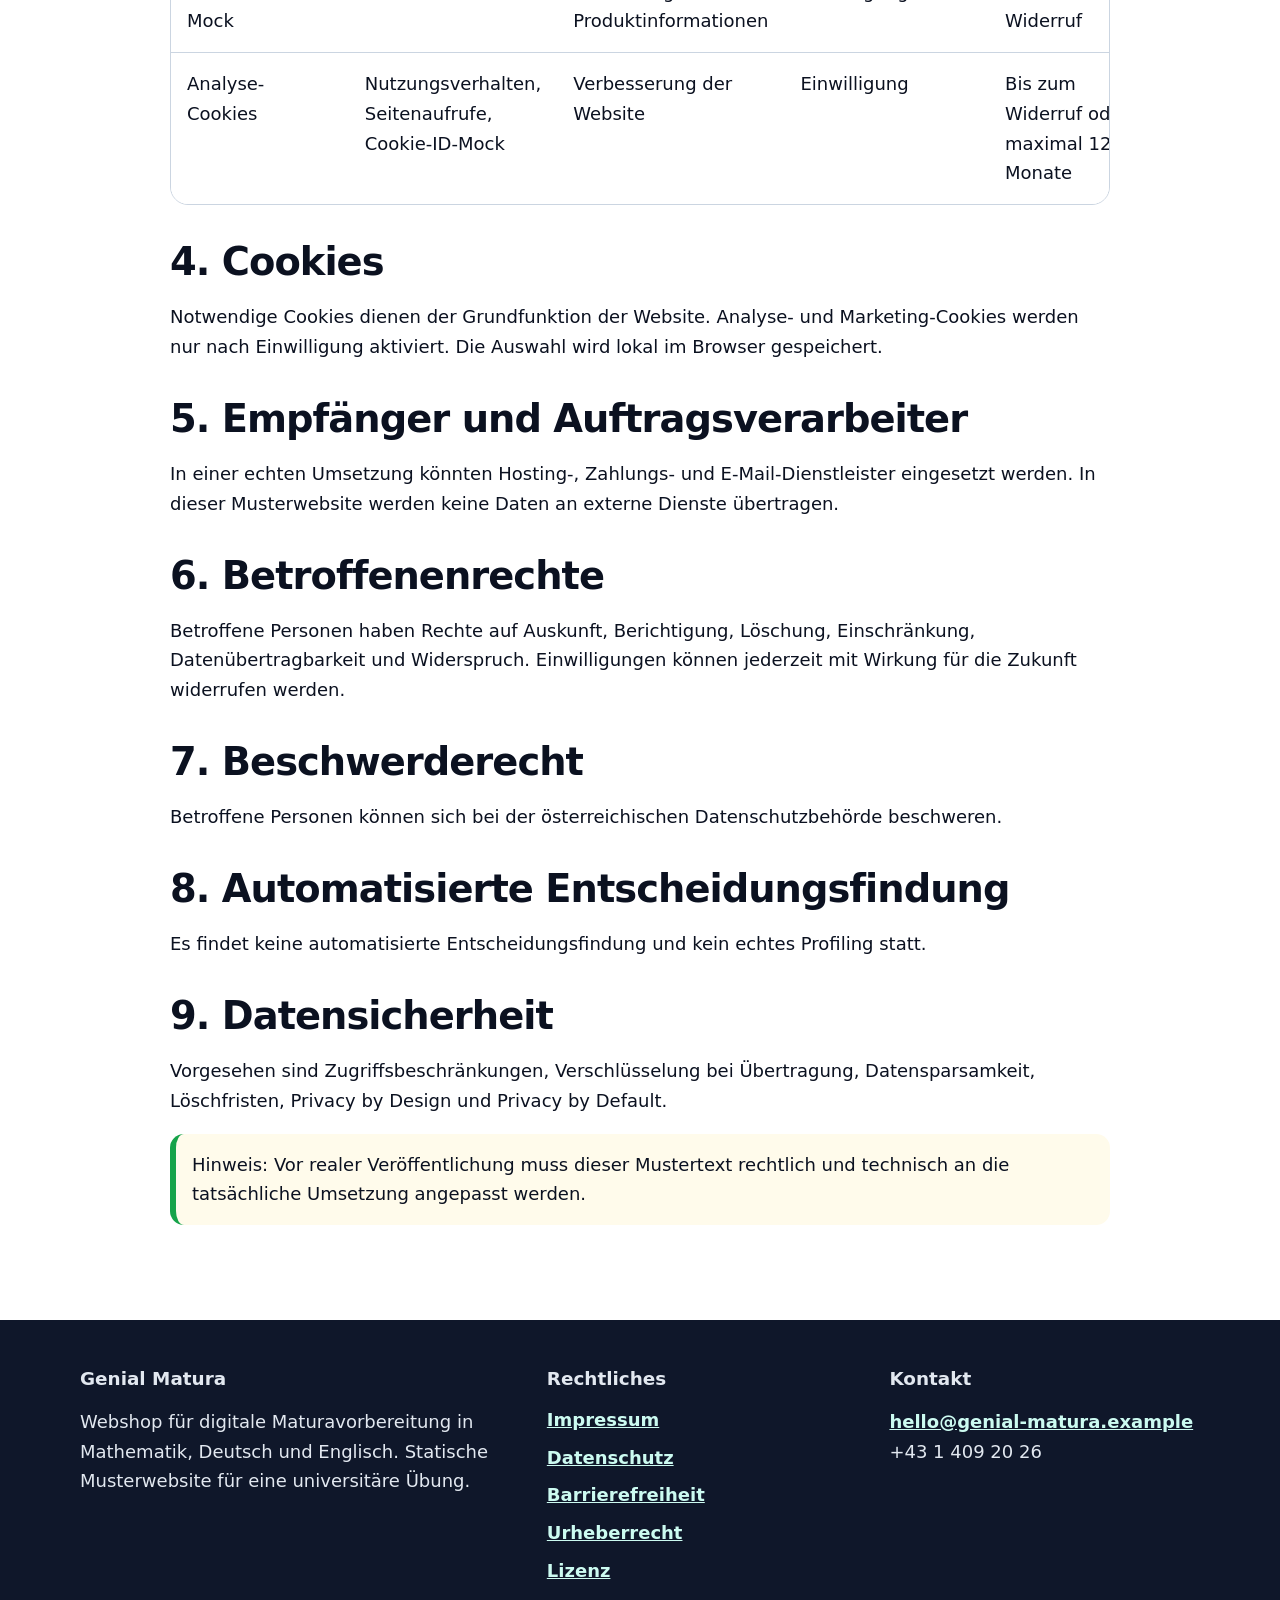
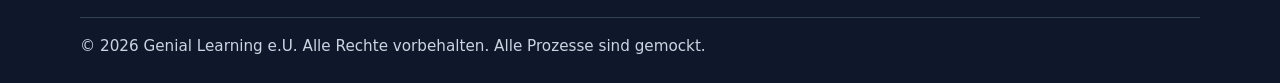
<file: datenschutz.html>
<!doctype html>
<html lang="de">
<head>
  <meta charset="utf-8">
  <meta name="viewport" content="width=device-width, initial-scale=1">
  <title>Datenschutz | Genial Matura</title>
  <meta name="description" content="Datenschutzerklärung für den Genial Matura Webshop.">
  <link rel="icon" href="assets/genial-symbol.svg" type="image/svg+xml">
  <link rel="stylesheet" href="style.css">
</head>
<body>
  <a class="skip-link" href="#main">Zum Inhalt springen</a>
  <header class="site-header">
    <div class="container header-inner">
      <a class="brand" href="index.html" aria-label="Genial Matura Startseite">
        <img src="assets/logo.svg" alt="Genial Matura – Interaktive Matura-Plattform" width="188" height="56">
      </a>
      <button class="nav-toggle" type="button" aria-expanded="false" aria-controls="site-nav">Menü</button>
      <nav id="site-nav" class="site-nav" aria-label="Hauptnavigation">
        <a href="index.html">Start</a>
<a href="produkt.html">Produkt</a>
<a href="preise.html">Preise</a>
<a href="about.html">About us</a>
<a href="marken.html">Marken</a>
<a href="lizenz.html">Lizenz</a>
<a href="datenschutz.html" aria-current="page">Datenschutz</a>
<a href="barrierefreiheit.html">Barrierefreiheit</a>
<a href="urheberrecht.html">Urheberrecht</a>
<a href="kontakt.html">Kontakt</a>
<a href="impressum.html">Impressum</a>
      </nav>
    </div>
  </header>
  <main id="main">
    
<section class="section page-hero">
  <div class="container narrow">
    <p class="eyebrow">Datenschutz</p>
    <h1>Datenschutzerklärung</h1>
    <p class="lead">Diese Datenschutzerklärung ist ein Muster für einen statischen Webshop. Sie berücksichtigt Websitebesuch, Kontaktformular, Checkout-Mock, Cookies, Analyse-Mock und Newsletter-Mock.</p>
  </div>
</section>
<section class="section">
  <div class="container legal-text">
    <h2>1. Verantwortlicher</h2>
    <p>Verantwortlich für die Verarbeitung personenbezogener Daten ist Genial Learning e.U., Lernweg 8, 1100 Wien, Österreich, E-Mail: hello@genial-matura.example.</p>
    <h2>2. Grundsätze</h2>
    <p>Wir verarbeiten personenbezogene Daten nur für festgelegte Zwecke, transparent, auf das notwendige Maß beschränkt und mit angemessenen technischen und organisatorischen Schutzmaßnahmen.</p>
    <h2>3. Verarbeitungen im Webshop</h2>
    <div class="table-wrap"><table>
      <caption>Übersicht der Datenverarbeitungen</caption>
      <thead><tr><th>Prozess</th><th>Datenkategorien</th><th>Zweck</th><th>Rechtsgrundlage</th><th>Speicherdauer</th></tr></thead>
      <tbody>
        <tr><td>Websitebesuch</td><td>IP-Adresse, Browserdaten, technische Logdaten</td><td>Auslieferung und Sicherheit der Website</td><td>Berechtigtes Interesse</td><td>Bis zu 14 Tage</td></tr>
        <tr><td>Kontaktformular</td><td>Name, E-Mail, Nachricht</td><td>Beantwortung von Anfragen</td><td>Vorvertragliche Kommunikation oder berechtigtes Interesse</td><td>Bis zu 6 Monate nach Abschluss der Anfrage</td></tr>
        <tr><td>Checkout-Mock</td><td>Name, E-Mail, Rechnungsadresse, Produkt, Zahlungsart-Mock</td><td>Simulation der Vertragsabwicklung</td><td>Vertragserfüllung bzw. vorvertragliche Maßnahmen</td><td>In dieser Demo keine serverseitige Speicherung</td></tr>
        <tr><td>Newsletter-Mock</td><td>E-Mail-Adresse</td><td>Zusendung von Produktinformationen</td><td>Einwilligung</td><td>Bis zum Widerruf</td></tr>
        <tr><td>Analyse-Cookies</td><td>Nutzungsverhalten, Seitenaufrufe, Cookie-ID-Mock</td><td>Verbesserung der Website</td><td>Einwilligung</td><td>Bis zum Widerruf oder maximal 12 Monate</td></tr>
      </tbody>
    </table></div>
    <h2>4. Cookies</h2>
    <p>Notwendige Cookies dienen der Grundfunktion der Website. Analyse- und Marketing-Cookies werden nur nach Einwilligung aktiviert. Die Auswahl wird lokal im Browser gespeichert.</p>
    <h2>5. Empfänger und Auftragsverarbeiter</h2>
    <p>In einer echten Umsetzung könnten Hosting-, Zahlungs- und E-Mail-Dienstleister eingesetzt werden. In dieser Musterwebsite werden keine Daten an externe Dienste übertragen.</p>
    <h2>6. Betroffenenrechte</h2>
    <p>Betroffene Personen haben Rechte auf Auskunft, Berichtigung, Löschung, Einschränkung, Datenübertragbarkeit und Widerspruch. Einwilligungen können jederzeit mit Wirkung für die Zukunft widerrufen werden.</p>
    <h2>7. Beschwerderecht</h2>
    <p>Betroffene Personen können sich bei der österreichischen Datenschutzbehörde beschweren.</p>
    <h2>8. Automatisierte Entscheidungsfindung</h2>
    <p>Es findet keine automatisierte Entscheidungsfindung und kein echtes Profiling statt.</p>
    <h2>9. Datensicherheit</h2>
    <p>Vorgesehen sind Zugriffsbeschränkungen, Verschlüsselung bei Übertragung, Datensparsamkeit, Löschfristen, Privacy by Design und Privacy by Default.</p>
    <p class="notice">Hinweis: Vor realer Veröffentlichung muss dieser Mustertext rechtlich und technisch an die tatsächliche Umsetzung angepasst werden.</p>
  </div>
</section>
  </main>
  <footer class="site-footer">
    <div class="container footer-grid">
      <section>
        <h2>Genial Matura</h2>
        <p>Webshop für digitale Maturavorbereitung in Mathematik, Deutsch und Englisch. Statische Musterwebsite für eine universitäre Übung.</p>
      </section>
      <section>
        <h2>Rechtliches</h2>
        <ul class="footer-links">
          <li><a href="impressum.html">Impressum</a></li>
          <li><a href="datenschutz.html">Datenschutz</a></li>
          <li><a href="barrierefreiheit.html">Barrierefreiheit</a></li>
          <li><a href="urheberrecht.html">Urheberrecht</a></li>
          <li><a href="lizenz.html">Lizenz</a></li>
        </ul>
      </section>
      <section>
        <h2>Kontakt</h2>
        <p><a href="mailto:hello@genial-matura.example">hello@genial-matura.example</a><br>+43 1 409 20 26</p>
      </section>
    </div>
    <div class="container smallprint">© 2026 Genial Learning e.U. Alle Rechte vorbehalten. Alle Prozesse sind gemockt.</div>
  </footer>
  <section class="cookie-banner" id="cookie-banner" aria-label="Cookie-Einstellungen" hidden>
    <div>
      <h2>Datenschutzeinstellungen</h2>
      <p>Wir verwenden notwendige Cookies. Analyse-Cookies werden nur nach Einwilligung aktiviert. Diese Demo speichert deine Auswahl lokal im Browser.</p>
    </div>
    <div class="cookie-actions">
      <button class="button secondary" id="decline-cookies" type="button">Nur notwendige</button>
      <button class="button" id="accept-cookies" type="button">Alle akzeptieren</button>
    </div>
  </section>
  <script src="script.js"></script>
</body>
</html>
</file>
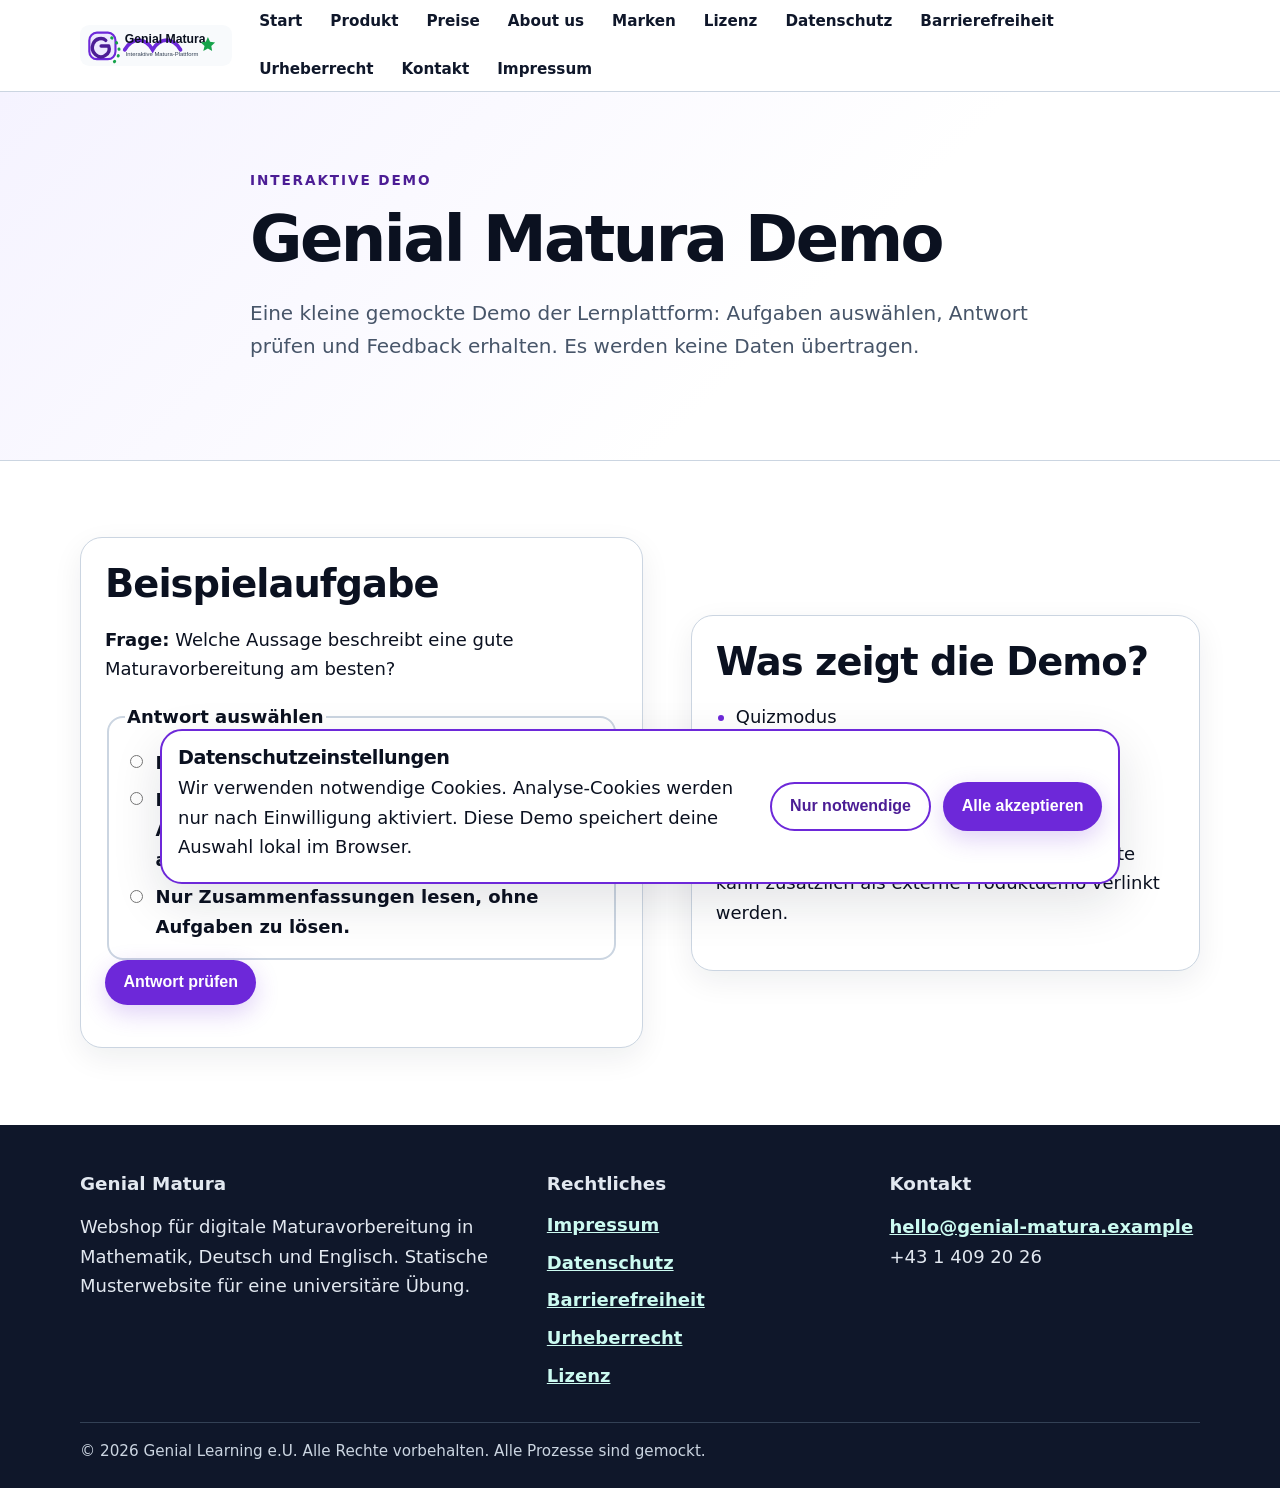
<file: demo.html>
<!doctype html>
<html lang="de">
<head>
  <meta charset="utf-8">
  <meta name="viewport" content="width=device-width, initial-scale=1">
  <title>Demo | Genial Matura</title>
  <meta name="description" content="Interaktive Demo der Genial Matura Lernplattform.">
  <link rel="icon" href="assets/genial-symbol.svg" type="image/svg+xml">
  <link rel="stylesheet" href="style.css">
</head>
<body>
  <a class="skip-link" href="#main">Zum Inhalt springen</a>
  <header class="site-header">
    <div class="container header-inner">
      <a class="brand" href="index.html" aria-label="Genial Matura Startseite">
        <img src="assets/logo.svg" alt="Genial Matura – Interaktive Matura-Plattform" width="188" height="56">
      </a>
      <button class="nav-toggle" type="button" aria-expanded="false" aria-controls="site-nav">Menü</button>
      <nav id="site-nav" class="site-nav" aria-label="Hauptnavigation">
        <a href="index.html">Start</a>
<a href="produkt.html">Produkt</a>
<a href="preise.html">Preise</a>
<a href="about.html">About us</a>
<a href="marken.html">Marken</a>
<a href="lizenz.html">Lizenz</a>
<a href="datenschutz.html">Datenschutz</a>
<a href="barrierefreiheit.html">Barrierefreiheit</a>
<a href="urheberrecht.html">Urheberrecht</a>
<a href="kontakt.html">Kontakt</a>
<a href="impressum.html">Impressum</a>
      </nav>
    </div>
  </header>
  <main id="main">
<section class="section page-hero">
  <div class="container narrow">
    <p class="eyebrow">Interaktive Demo</p>
    <h1>Genial Matura Demo</h1>
    <p class="lead">Eine kleine gemockte Demo der Lernplattform: Aufgaben auswählen, Antwort prüfen und Feedback erhalten. Es werden keine Daten übertragen.</p>
  </div>
</section>
<section class="section">
  <div class="container split">
    <div class="card">
      <h2>Beispielaufgabe</h2>
      <p><strong>Frage:</strong> Welche Aussage beschreibt eine gute Maturavorbereitung am besten?</p>
      <fieldset>
        <legend>Antwort auswählen</legend>
        <label class="checkbox"><input type="radio" name="demo-answer"> Nur am letzten Tag alles wiederholen.</label>
        <label class="checkbox"><input type="radio" name="demo-answer"> Regelmäßig üben, typische Aufgabenmuster erkennen und Fehler analysieren.</label>
        <label class="checkbox"><input type="radio" name="demo-answer"> Nur Zusammenfassungen lesen, ohne Aufgaben zu lösen.</label>
      </fieldset>
      <button class="button" type="button" onclick="document.getElementById('demo-feedback').textContent='Feedback: Richtig ist die regelmäßige Übung mit Mustererkennung und Fehleranalyse. Diese Demo ist nur simuliert.'">Antwort prüfen</button>
      <p id="demo-feedback" class="form-status" aria-live="polite"></p>
    </div>
    <div class="fact-box">
      <h2>Was zeigt die Demo?</h2>
      <ul class="check-list">
        <li>Quizmodus</li>
        <li>direktes Feedback</li>
        <li>barrierearme Formularstruktur</li>
        <li>keine echte Datenübertragung</li>
      </ul>
      <p>Deine bestehende interaktive Genial-Webseite kann zusätzlich als externe Produktdemo verlinkt werden.</p>
    </div>
  </div>
</section>
</main>
  <footer class="site-footer">
    <div class="container footer-grid">
      <section>
        <h2>Genial Matura</h2>
        <p>Webshop für digitale Maturavorbereitung in Mathematik, Deutsch und Englisch. Statische Musterwebsite für eine universitäre Übung.</p>
      </section>
      <section>
        <h2>Rechtliches</h2>
        <ul class="footer-links">
          <li><a href="impressum.html">Impressum</a></li>
          <li><a href="datenschutz.html">Datenschutz</a></li>
          <li><a href="barrierefreiheit.html">Barrierefreiheit</a></li>
          <li><a href="urheberrecht.html">Urheberrecht</a></li>
          <li><a href="lizenz.html">Lizenz</a></li>
        </ul>
      </section>
      <section>
        <h2>Kontakt</h2>
        <p><a href="mailto:hello@genial-matura.example">hello@genial-matura.example</a><br>+43 1 409 20 26</p>
      </section>
    </div>
    <div class="container smallprint">© 2026 Genial Learning e.U. Alle Rechte vorbehalten. Alle Prozesse sind gemockt.</div>
  </footer>
  <section class="cookie-banner" id="cookie-banner" aria-label="Cookie-Einstellungen" hidden>
    <div>
      <h2>Datenschutzeinstellungen</h2>
      <p>Wir verwenden notwendige Cookies. Analyse-Cookies werden nur nach Einwilligung aktiviert. Diese Demo speichert deine Auswahl lokal im Browser.</p>
    </div>
    <div class="cookie-actions">
      <button class="button secondary" id="decline-cookies" type="button">Nur notwendige</button>
      <button class="button" id="accept-cookies" type="button">Alle akzeptieren</button>
    </div>
  </section>
  <script src="script.js"></script>
</body>
</html>
</file>
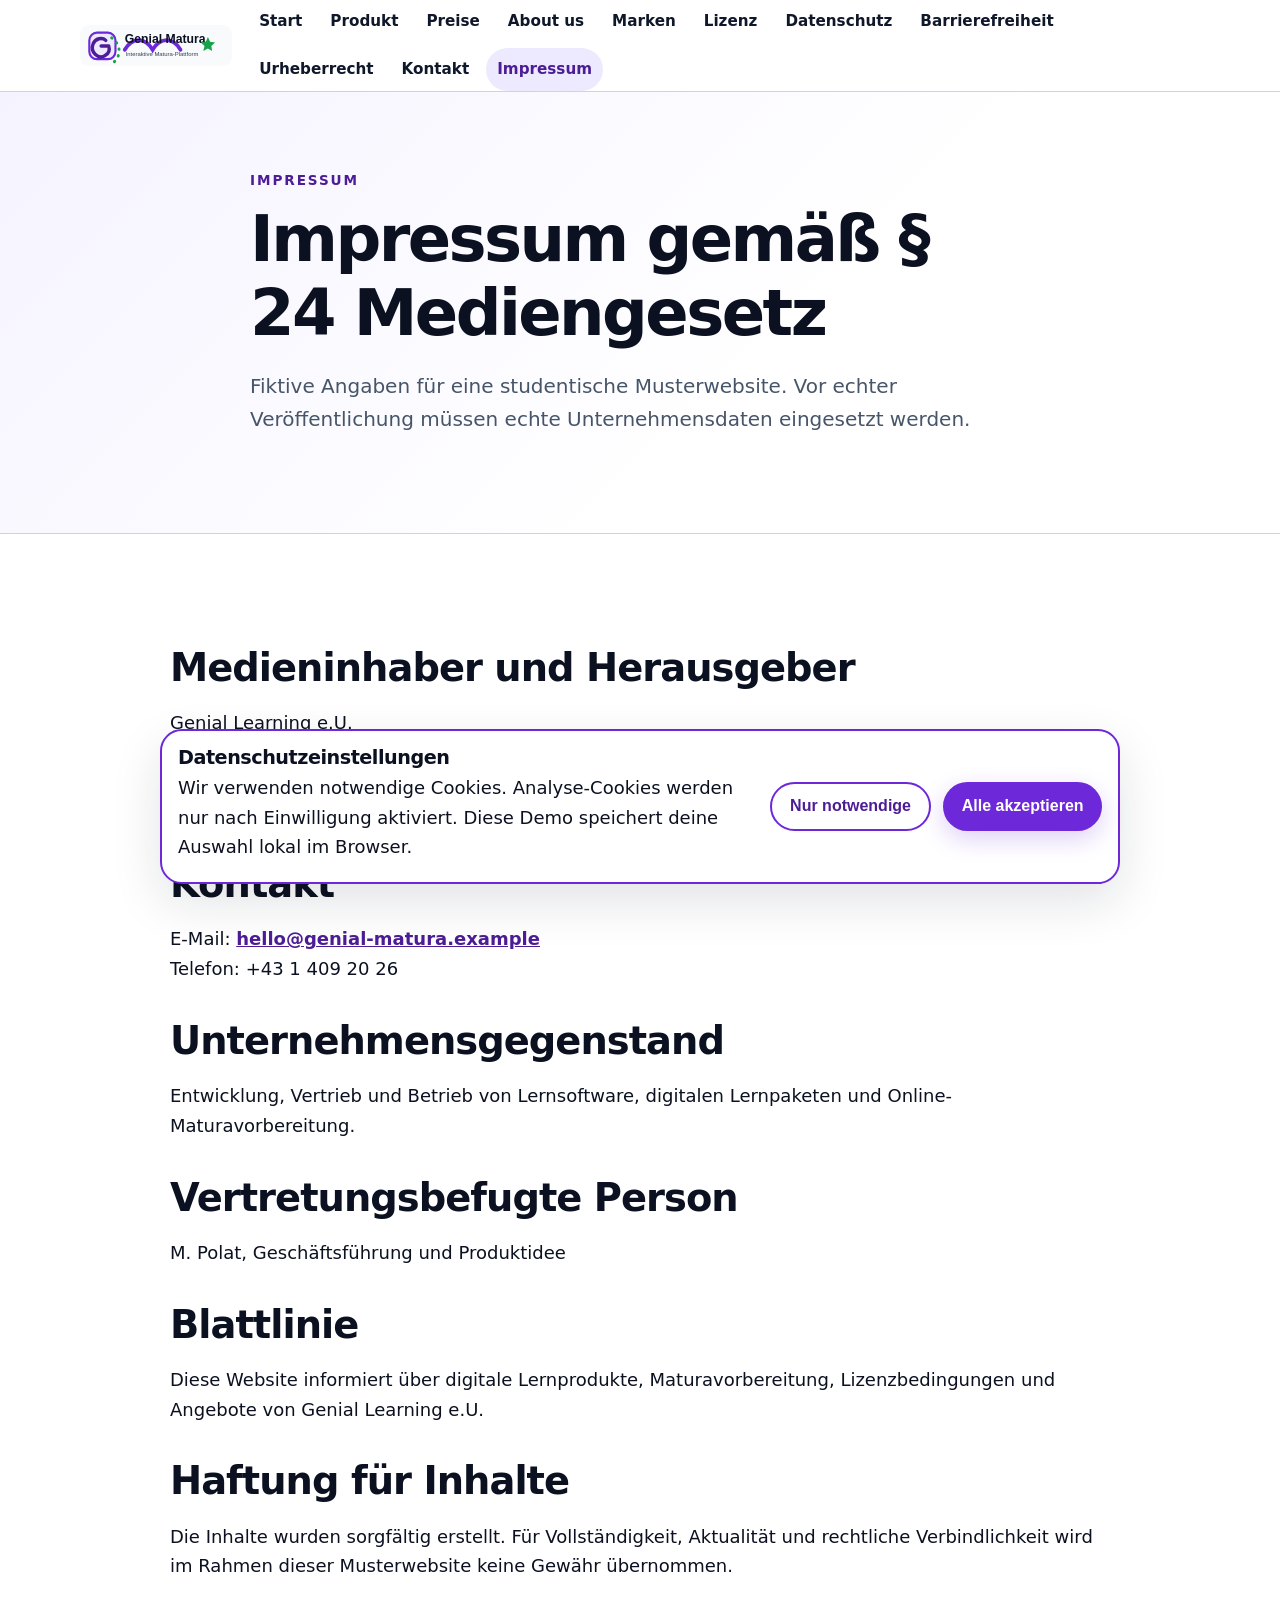
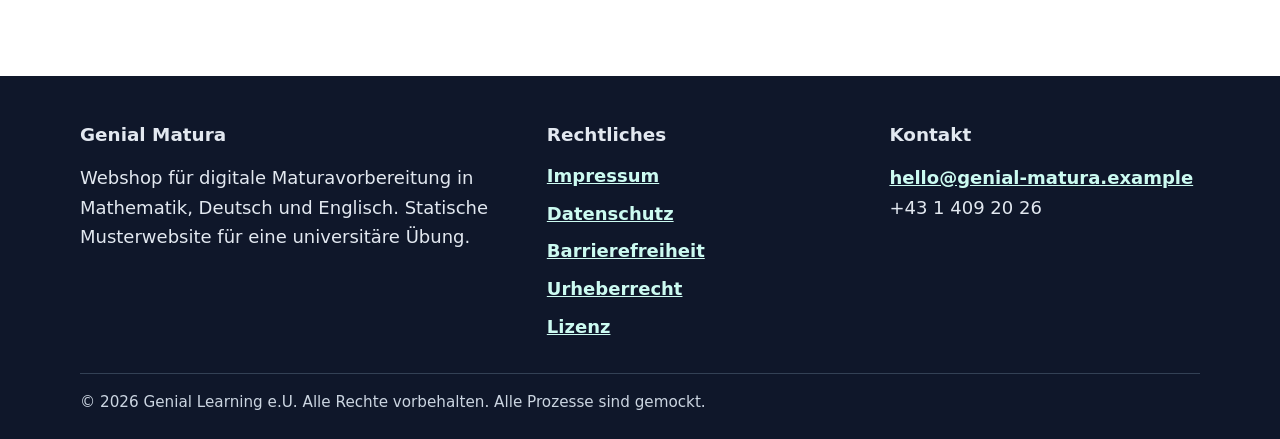
<file: impressum.html>
<!doctype html>
<html lang="de">
<head>
  <meta charset="utf-8">
  <meta name="viewport" content="width=device-width, initial-scale=1">
  <title>Impressum | Genial Matura</title>
  <meta name="description" content="Impressum gemäß § 24 Mediengesetz für eine studentische Musterwebsite.">
  <link rel="icon" href="assets/genial-symbol.svg" type="image/svg+xml">
  <link rel="stylesheet" href="style.css">
</head>
<body>
  <a class="skip-link" href="#main">Zum Inhalt springen</a>
  <header class="site-header">
    <div class="container header-inner">
      <a class="brand" href="index.html" aria-label="Genial Matura Startseite">
        <img src="assets/logo.svg" alt="Genial Matura – Interaktive Matura-Plattform" width="188" height="56">
      </a>
      <button class="nav-toggle" type="button" aria-expanded="false" aria-controls="site-nav">Menü</button>
      <nav id="site-nav" class="site-nav" aria-label="Hauptnavigation">
        <a href="index.html">Start</a>
<a href="produkt.html">Produkt</a>
<a href="preise.html">Preise</a>
<a href="about.html">About us</a>
<a href="marken.html">Marken</a>
<a href="lizenz.html">Lizenz</a>
<a href="datenschutz.html">Datenschutz</a>
<a href="barrierefreiheit.html">Barrierefreiheit</a>
<a href="urheberrecht.html">Urheberrecht</a>
<a href="kontakt.html">Kontakt</a>
<a href="impressum.html" aria-current="page">Impressum</a>
      </nav>
    </div>
  </header>
  <main id="main">
    
<section class="section page-hero">
  <div class="container narrow">
    <p class="eyebrow">Impressum</p>
    <h1>Impressum gemäß § 24 Mediengesetz</h1>
    <p class="lead">Fiktive Angaben für eine studentische Musterwebsite. Vor echter Veröffentlichung müssen echte Unternehmensdaten eingesetzt werden.</p>
  </div>
</section>
<section class="section">
  <div class="container legal-text">
    <h2>Medieninhaber und Herausgeber</h2>
    <p>Genial Learning e.U.<br>Lernweg 8<br>1100 Wien<br>Österreich</p>
    <h2>Kontakt</h2>
    <p>E-Mail: <a href="mailto:hello@genial-matura.example">hello@genial-matura.example</a><br>Telefon: +43 1 409 20 26</p>
    <h2>Unternehmensgegenstand</h2>
    <p>Entwicklung, Vertrieb und Betrieb von Lernsoftware, digitalen Lernpaketen und Online-Maturavorbereitung.</p>
    <h2>Vertretungsbefugte Person</h2>
    <p>M. Polat, Geschäftsführung und Produktidee</p>
    <h2>Blattlinie</h2>
    <p>Diese Website informiert über digitale Lernprodukte, Maturavorbereitung, Lizenzbedingungen und Angebote von Genial Learning e.U.</p>
    <h2>Haftung für Inhalte</h2>
    <p>Die Inhalte wurden sorgfältig erstellt. Für Vollständigkeit, Aktualität und rechtliche Verbindlichkeit wird im Rahmen dieser Musterwebsite keine Gewähr übernommen.</p>
  </div>
</section>
  </main>
  <footer class="site-footer">
    <div class="container footer-grid">
      <section>
        <h2>Genial Matura</h2>
        <p>Webshop für digitale Maturavorbereitung in Mathematik, Deutsch und Englisch. Statische Musterwebsite für eine universitäre Übung.</p>
      </section>
      <section>
        <h2>Rechtliches</h2>
        <ul class="footer-links">
          <li><a href="impressum.html">Impressum</a></li>
          <li><a href="datenschutz.html">Datenschutz</a></li>
          <li><a href="barrierefreiheit.html">Barrierefreiheit</a></li>
          <li><a href="urheberrecht.html">Urheberrecht</a></li>
          <li><a href="lizenz.html">Lizenz</a></li>
        </ul>
      </section>
      <section>
        <h2>Kontakt</h2>
        <p><a href="mailto:hello@genial-matura.example">hello@genial-matura.example</a><br>+43 1 409 20 26</p>
      </section>
    </div>
    <div class="container smallprint">© 2026 Genial Learning e.U. Alle Rechte vorbehalten. Alle Prozesse sind gemockt.</div>
  </footer>
  <section class="cookie-banner" id="cookie-banner" aria-label="Cookie-Einstellungen" hidden>
    <div>
      <h2>Datenschutzeinstellungen</h2>
      <p>Wir verwenden notwendige Cookies. Analyse-Cookies werden nur nach Einwilligung aktiviert. Diese Demo speichert deine Auswahl lokal im Browser.</p>
    </div>
    <div class="cookie-actions">
      <button class="button secondary" id="decline-cookies" type="button">Nur notwendige</button>
      <button class="button" id="accept-cookies" type="button">Alle akzeptieren</button>
    </div>
  </section>
  <script src="script.js"></script>
</body>
</html>
</file>
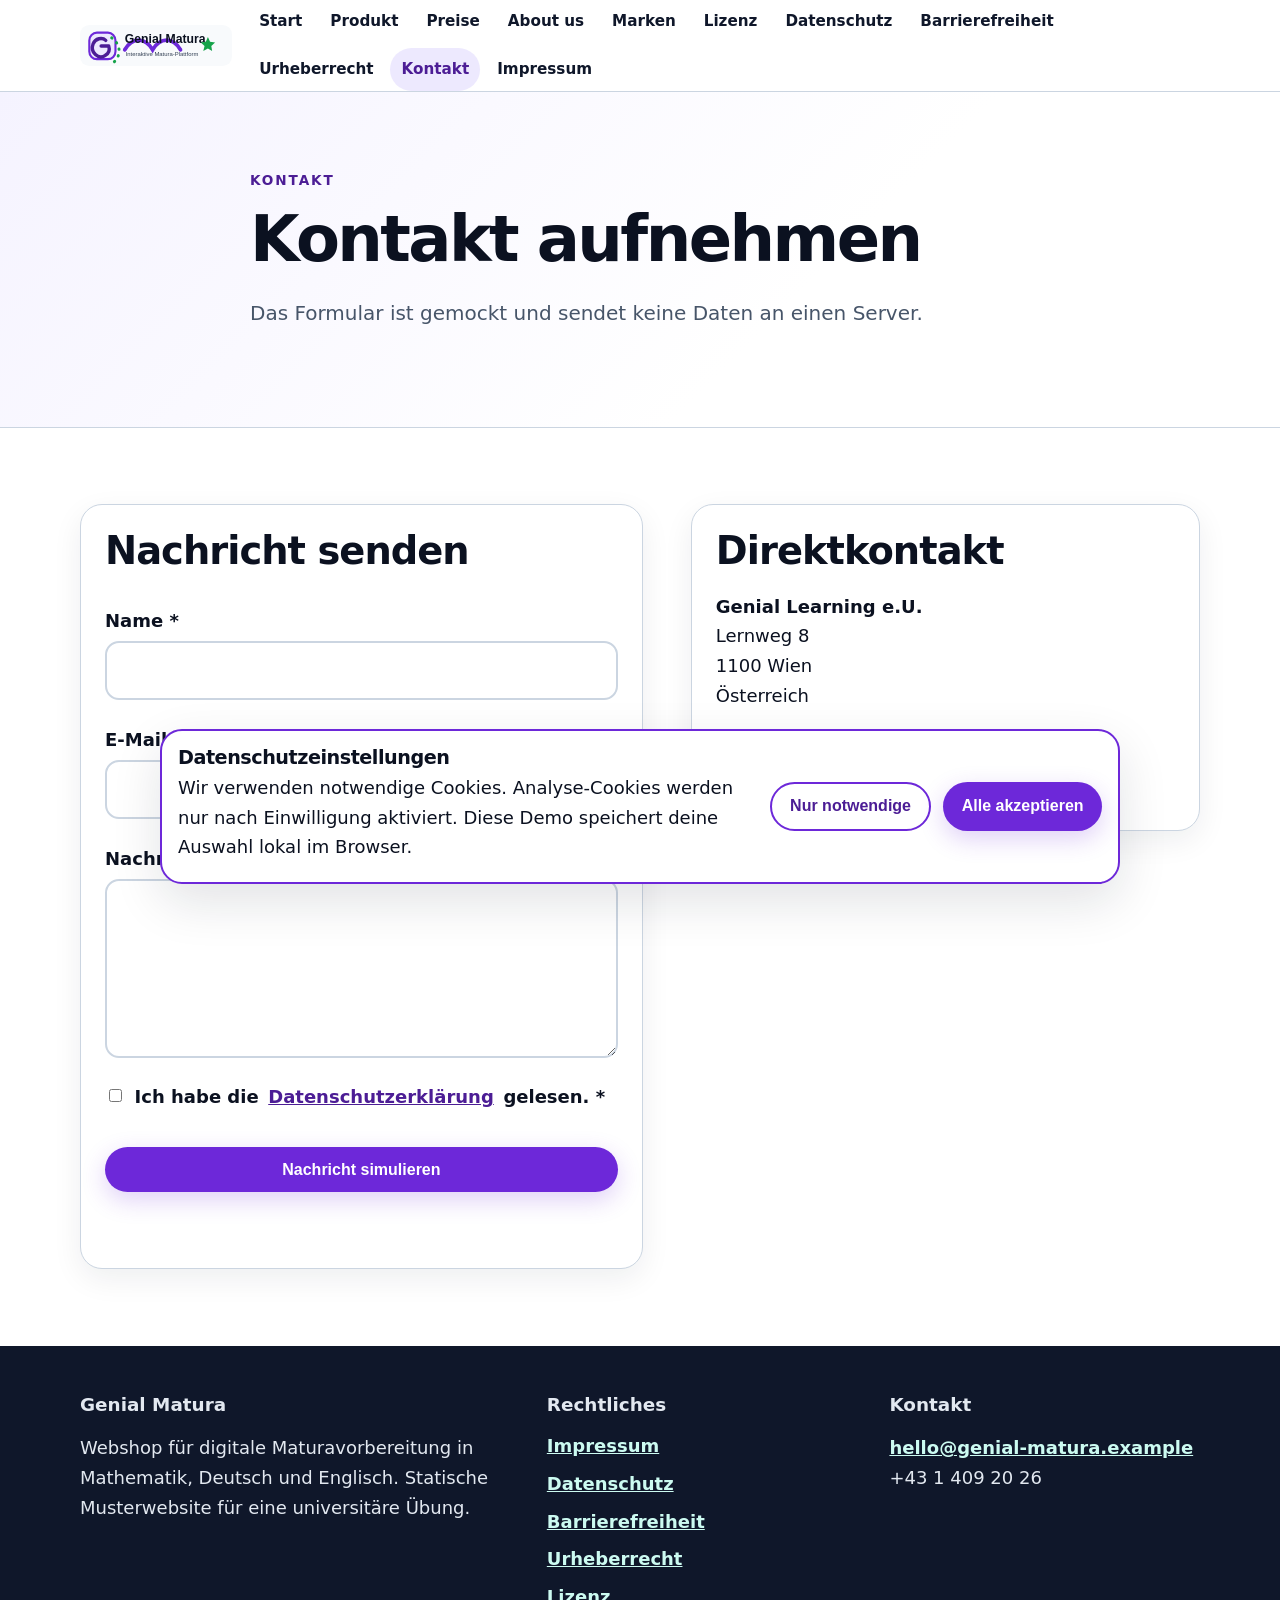
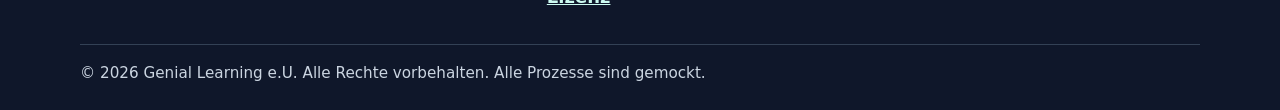
<file: kontakt.html>
<!doctype html>
<html lang="de">
<head>
  <meta charset="utf-8">
  <meta name="viewport" content="width=device-width, initial-scale=1">
  <title>Kontakt | Genial Matura</title>
  <meta name="description" content="Kontaktseite mit gemocktem Formular und Unternehmensdaten.">
  <link rel="icon" href="assets/genial-symbol.svg" type="image/svg+xml">
  <link rel="stylesheet" href="style.css">
</head>
<body>
  <a class="skip-link" href="#main">Zum Inhalt springen</a>
  <header class="site-header">
    <div class="container header-inner">
      <a class="brand" href="index.html" aria-label="Genial Matura Startseite">
        <img src="assets/logo.svg" alt="Genial Matura – Interaktive Matura-Plattform" width="188" height="56">
      </a>
      <button class="nav-toggle" type="button" aria-expanded="false" aria-controls="site-nav">Menü</button>
      <nav id="site-nav" class="site-nav" aria-label="Hauptnavigation">
        <a href="index.html">Start</a>
<a href="produkt.html">Produkt</a>
<a href="preise.html">Preise</a>
<a href="about.html">About us</a>
<a href="marken.html">Marken</a>
<a href="lizenz.html">Lizenz</a>
<a href="datenschutz.html">Datenschutz</a>
<a href="barrierefreiheit.html">Barrierefreiheit</a>
<a href="urheberrecht.html">Urheberrecht</a>
<a href="kontakt.html" aria-current="page">Kontakt</a>
<a href="impressum.html">Impressum</a>
      </nav>
    </div>
  </header>
  <main id="main">
    
<section class="section page-hero">
  <div class="container narrow">
    <p class="eyebrow">Kontakt</p>
    <h1>Kontakt aufnehmen</h1>
    <p class="lead">Das Formular ist gemockt und sendet keine Daten an einen Server.</p>
  </div>
</section>
<section class="section">
  <div class="container checkout-grid">
    <form class="form-card" id="contact-form" novalidate>
      <h2>Nachricht senden</h2>
      <div class="field"><label for="contact-name">Name *</label><input id="contact-name" name="name" required><p class="error" id="contact-name-error"></p></div>
      <div class="field"><label for="contact-email">E-Mail *</label><input id="contact-email" name="email" type="email" required><p class="error" id="contact-email-error"></p></div>
      <div class="field"><label for="message">Nachricht *</label><textarea id="message" name="message" rows="5" required></textarea><p class="error" id="message-error"></p></div>
      <label class="checkbox"><input type="checkbox" id="privacy-contact" required> Ich habe die <a href="datenschutz.html">Datenschutzerklärung</a> gelesen. *</label>
      <p class="error" id="privacy-contact-error"></p>
      <button class="button" type="submit">Nachricht simulieren</button>
      <p class="form-status" id="contact-status" role="status" aria-live="polite"></p>
    </form>
    <aside class="summary-card">
      <h2>Direktkontakt</h2>
      <p><strong>Genial Learning e.U.</strong><br>Lernweg 8<br>1100 Wien<br>Österreich</p>
      <p>E-Mail: <a href="mailto:hello@genial-matura.example">hello@genial-matura.example</a><br>Telefon: +43 1 409 20 26</p>
    </aside>
  </div>
</section>
  </main>
  <footer class="site-footer">
    <div class="container footer-grid">
      <section>
        <h2>Genial Matura</h2>
        <p>Webshop für digitale Maturavorbereitung in Mathematik, Deutsch und Englisch. Statische Musterwebsite für eine universitäre Übung.</p>
      </section>
      <section>
        <h2>Rechtliches</h2>
        <ul class="footer-links">
          <li><a href="impressum.html">Impressum</a></li>
          <li><a href="datenschutz.html">Datenschutz</a></li>
          <li><a href="barrierefreiheit.html">Barrierefreiheit</a></li>
          <li><a href="urheberrecht.html">Urheberrecht</a></li>
          <li><a href="lizenz.html">Lizenz</a></li>
        </ul>
      </section>
      <section>
        <h2>Kontakt</h2>
        <p><a href="mailto:hello@genial-matura.example">hello@genial-matura.example</a><br>+43 1 409 20 26</p>
      </section>
    </div>
    <div class="container smallprint">© 2026 Genial Learning e.U. Alle Rechte vorbehalten. Alle Prozesse sind gemockt.</div>
  </footer>
  <section class="cookie-banner" id="cookie-banner" aria-label="Cookie-Einstellungen" hidden>
    <div>
      <h2>Datenschutzeinstellungen</h2>
      <p>Wir verwenden notwendige Cookies. Analyse-Cookies werden nur nach Einwilligung aktiviert. Diese Demo speichert deine Auswahl lokal im Browser.</p>
    </div>
    <div class="cookie-actions">
      <button class="button secondary" id="decline-cookies" type="button">Nur notwendige</button>
      <button class="button" id="accept-cookies" type="button">Alle akzeptieren</button>
    </div>
  </section>
  <script src="script.js"></script>
</body>
</html>
</file>
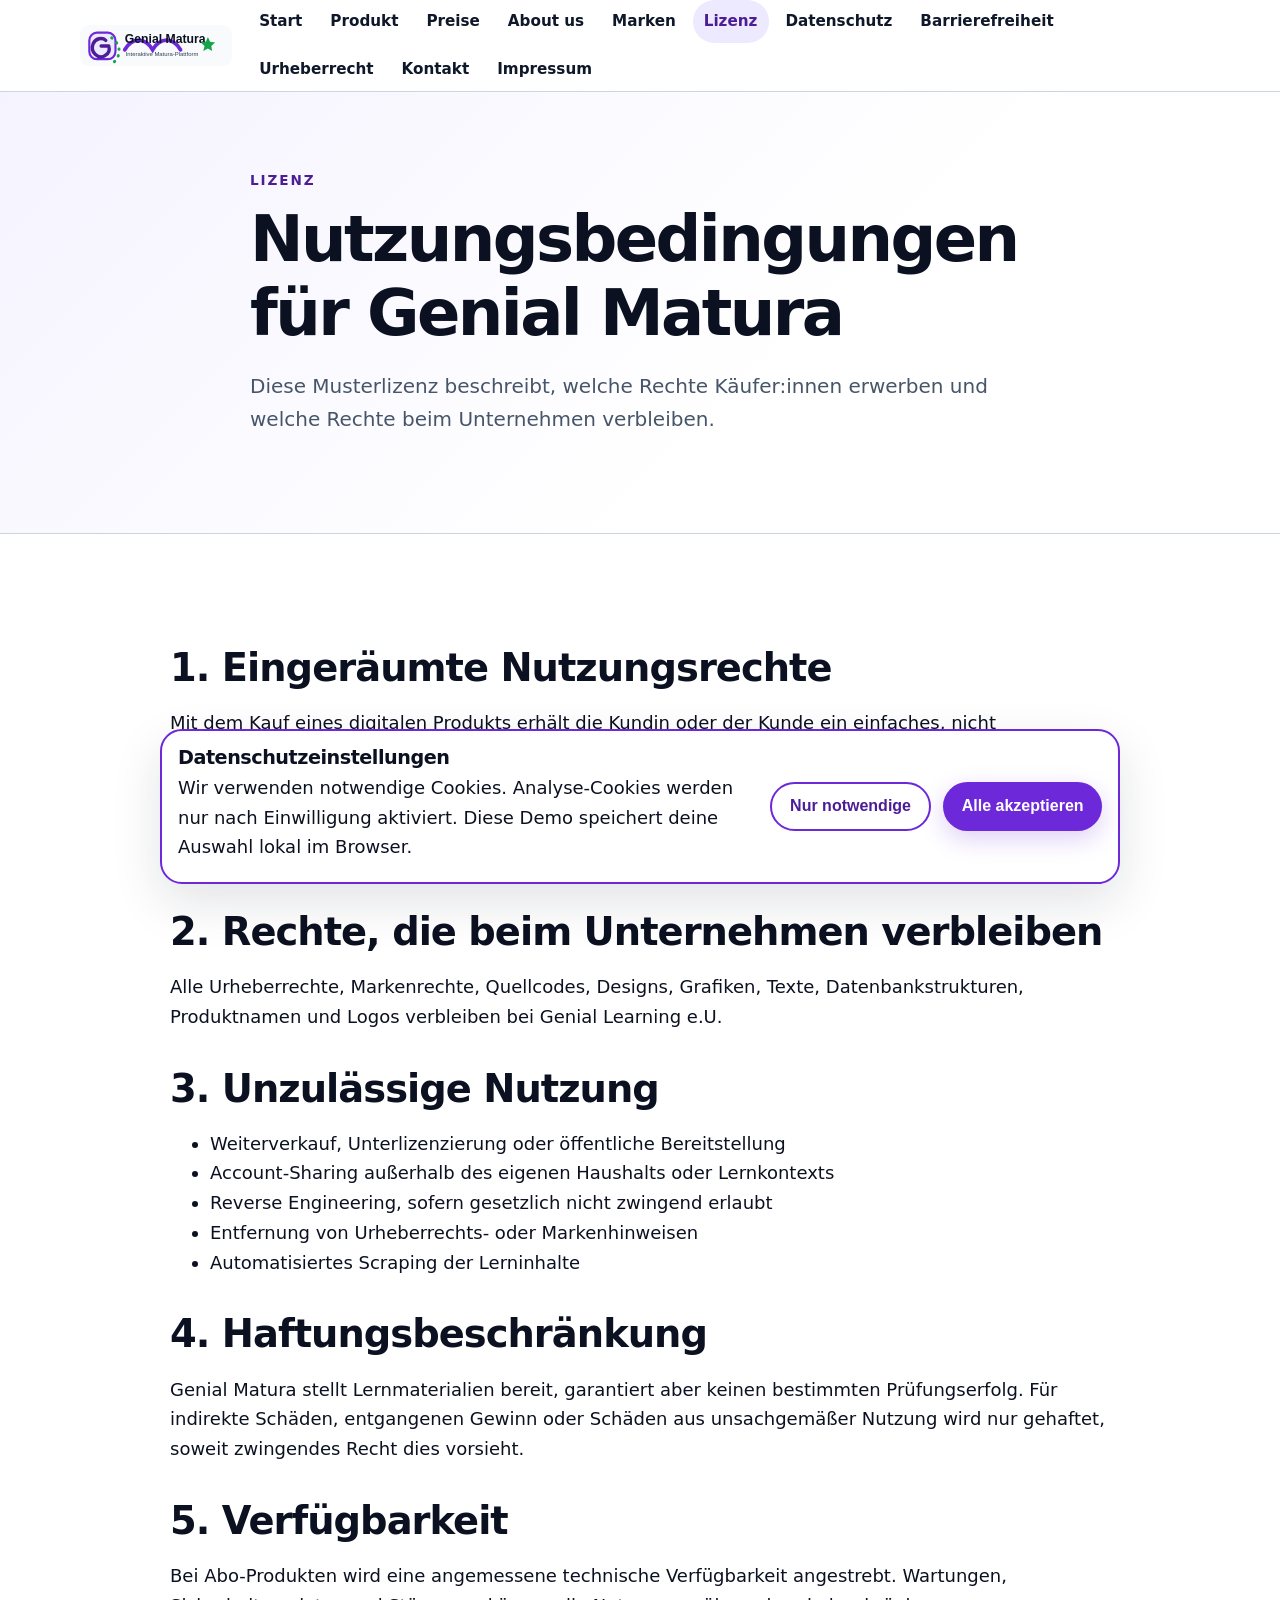
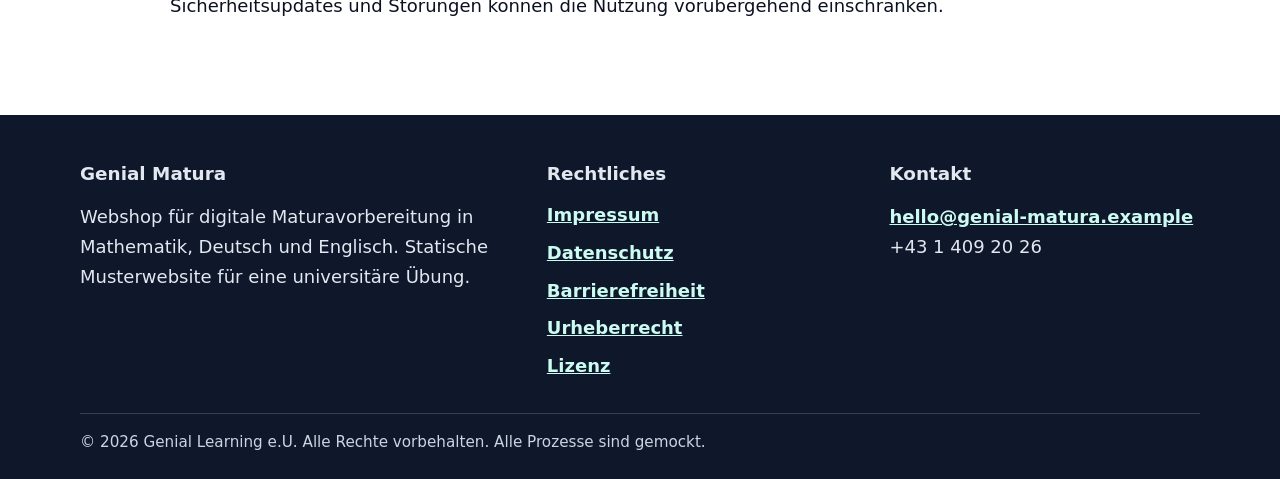
<file: lizenz.html>
<!doctype html>
<html lang="de">
<head>
  <meta charset="utf-8">
  <meta name="viewport" content="width=device-width, initial-scale=1">
  <title>Lizenz | Genial Matura</title>
  <meta name="description" content="Lizenzbedingungen und Nutzungsrechte für Genial Matura.">
  <link rel="icon" href="assets/genial-symbol.svg" type="image/svg+xml">
  <link rel="stylesheet" href="style.css">
</head>
<body>
  <a class="skip-link" href="#main">Zum Inhalt springen</a>
  <header class="site-header">
    <div class="container header-inner">
      <a class="brand" href="index.html" aria-label="Genial Matura Startseite">
        <img src="assets/logo.svg" alt="Genial Matura – Interaktive Matura-Plattform" width="188" height="56">
      </a>
      <button class="nav-toggle" type="button" aria-expanded="false" aria-controls="site-nav">Menü</button>
      <nav id="site-nav" class="site-nav" aria-label="Hauptnavigation">
        <a href="index.html">Start</a>
<a href="produkt.html">Produkt</a>
<a href="preise.html">Preise</a>
<a href="about.html">About us</a>
<a href="marken.html">Marken</a>
<a href="lizenz.html" aria-current="page">Lizenz</a>
<a href="datenschutz.html">Datenschutz</a>
<a href="barrierefreiheit.html">Barrierefreiheit</a>
<a href="urheberrecht.html">Urheberrecht</a>
<a href="kontakt.html">Kontakt</a>
<a href="impressum.html">Impressum</a>
      </nav>
    </div>
  </header>
  <main id="main">
    
<section class="section page-hero">
  <div class="container narrow">
    <p class="eyebrow">Lizenz</p>
    <h1>Nutzungsbedingungen für Genial Matura</h1>
    <p class="lead">Diese Musterlizenz beschreibt, welche Rechte Käufer:innen erwerben und welche Rechte beim Unternehmen verbleiben.</p>
  </div>
</section>
<section class="section">
  <div class="container legal-text">
    <h2>1. Eingeräumte Nutzungsrechte</h2>
    <p>Mit dem Kauf eines digitalen Produkts erhält die Kundin oder der Kunde ein einfaches, nicht ausschließliches, nicht übertragbares Nutzungsrecht an der jeweiligen Software oder dem jeweiligen Lernpaket.</p>
    <p>Bei Abo-Produkten besteht das Nutzungsrecht nur während der aktiven Laufzeit. Bei Einmalprodukten gilt es dauerhaft für die erworbene Version.</p>
    <h2>2. Rechte, die beim Unternehmen verbleiben</h2>
    <p>Alle Urheberrechte, Markenrechte, Quellcodes, Designs, Grafiken, Texte, Datenbankstrukturen, Produktnamen und Logos verbleiben bei Genial Learning e.U.</p>
    <h2>3. Unzulässige Nutzung</h2>
    <ul>
      <li>Weiterverkauf, Unterlizenzierung oder öffentliche Bereitstellung</li>
      <li>Account-Sharing außerhalb des eigenen Haushalts oder Lernkontexts</li>
      <li>Reverse Engineering, sofern gesetzlich nicht zwingend erlaubt</li>
      <li>Entfernung von Urheberrechts- oder Markenhinweisen</li>
      <li>Automatisiertes Scraping der Lerninhalte</li>
    </ul>
    <h2>4. Haftungsbeschränkung</h2>
    <p>Genial Matura stellt Lernmaterialien bereit, garantiert aber keinen bestimmten Prüfungserfolg. Für indirekte Schäden, entgangenen Gewinn oder Schäden aus unsachgemäßer Nutzung wird nur gehaftet, soweit zwingendes Recht dies vorsieht.</p>
    <h2>5. Verfügbarkeit</h2>
    <p>Bei Abo-Produkten wird eine angemessene technische Verfügbarkeit angestrebt. Wartungen, Sicherheitsupdates und Störungen können die Nutzung vorübergehend einschränken.</p>
  </div>
</section>
  </main>
  <footer class="site-footer">
    <div class="container footer-grid">
      <section>
        <h2>Genial Matura</h2>
        <p>Webshop für digitale Maturavorbereitung in Mathematik, Deutsch und Englisch. Statische Musterwebsite für eine universitäre Übung.</p>
      </section>
      <section>
        <h2>Rechtliches</h2>
        <ul class="footer-links">
          <li><a href="impressum.html">Impressum</a></li>
          <li><a href="datenschutz.html">Datenschutz</a></li>
          <li><a href="barrierefreiheit.html">Barrierefreiheit</a></li>
          <li><a href="urheberrecht.html">Urheberrecht</a></li>
          <li><a href="lizenz.html">Lizenz</a></li>
        </ul>
      </section>
      <section>
        <h2>Kontakt</h2>
        <p><a href="mailto:hello@genial-matura.example">hello@genial-matura.example</a><br>+43 1 409 20 26</p>
      </section>
    </div>
    <div class="container smallprint">© 2026 Genial Learning e.U. Alle Rechte vorbehalten. Alle Prozesse sind gemockt.</div>
  </footer>
  <section class="cookie-banner" id="cookie-banner" aria-label="Cookie-Einstellungen" hidden>
    <div>
      <h2>Datenschutzeinstellungen</h2>
      <p>Wir verwenden notwendige Cookies. Analyse-Cookies werden nur nach Einwilligung aktiviert. Diese Demo speichert deine Auswahl lokal im Browser.</p>
    </div>
    <div class="cookie-actions">
      <button class="button secondary" id="decline-cookies" type="button">Nur notwendige</button>
      <button class="button" id="accept-cookies" type="button">Alle akzeptieren</button>
    </div>
  </section>
  <script src="script.js"></script>
</body>
</html>
</file>
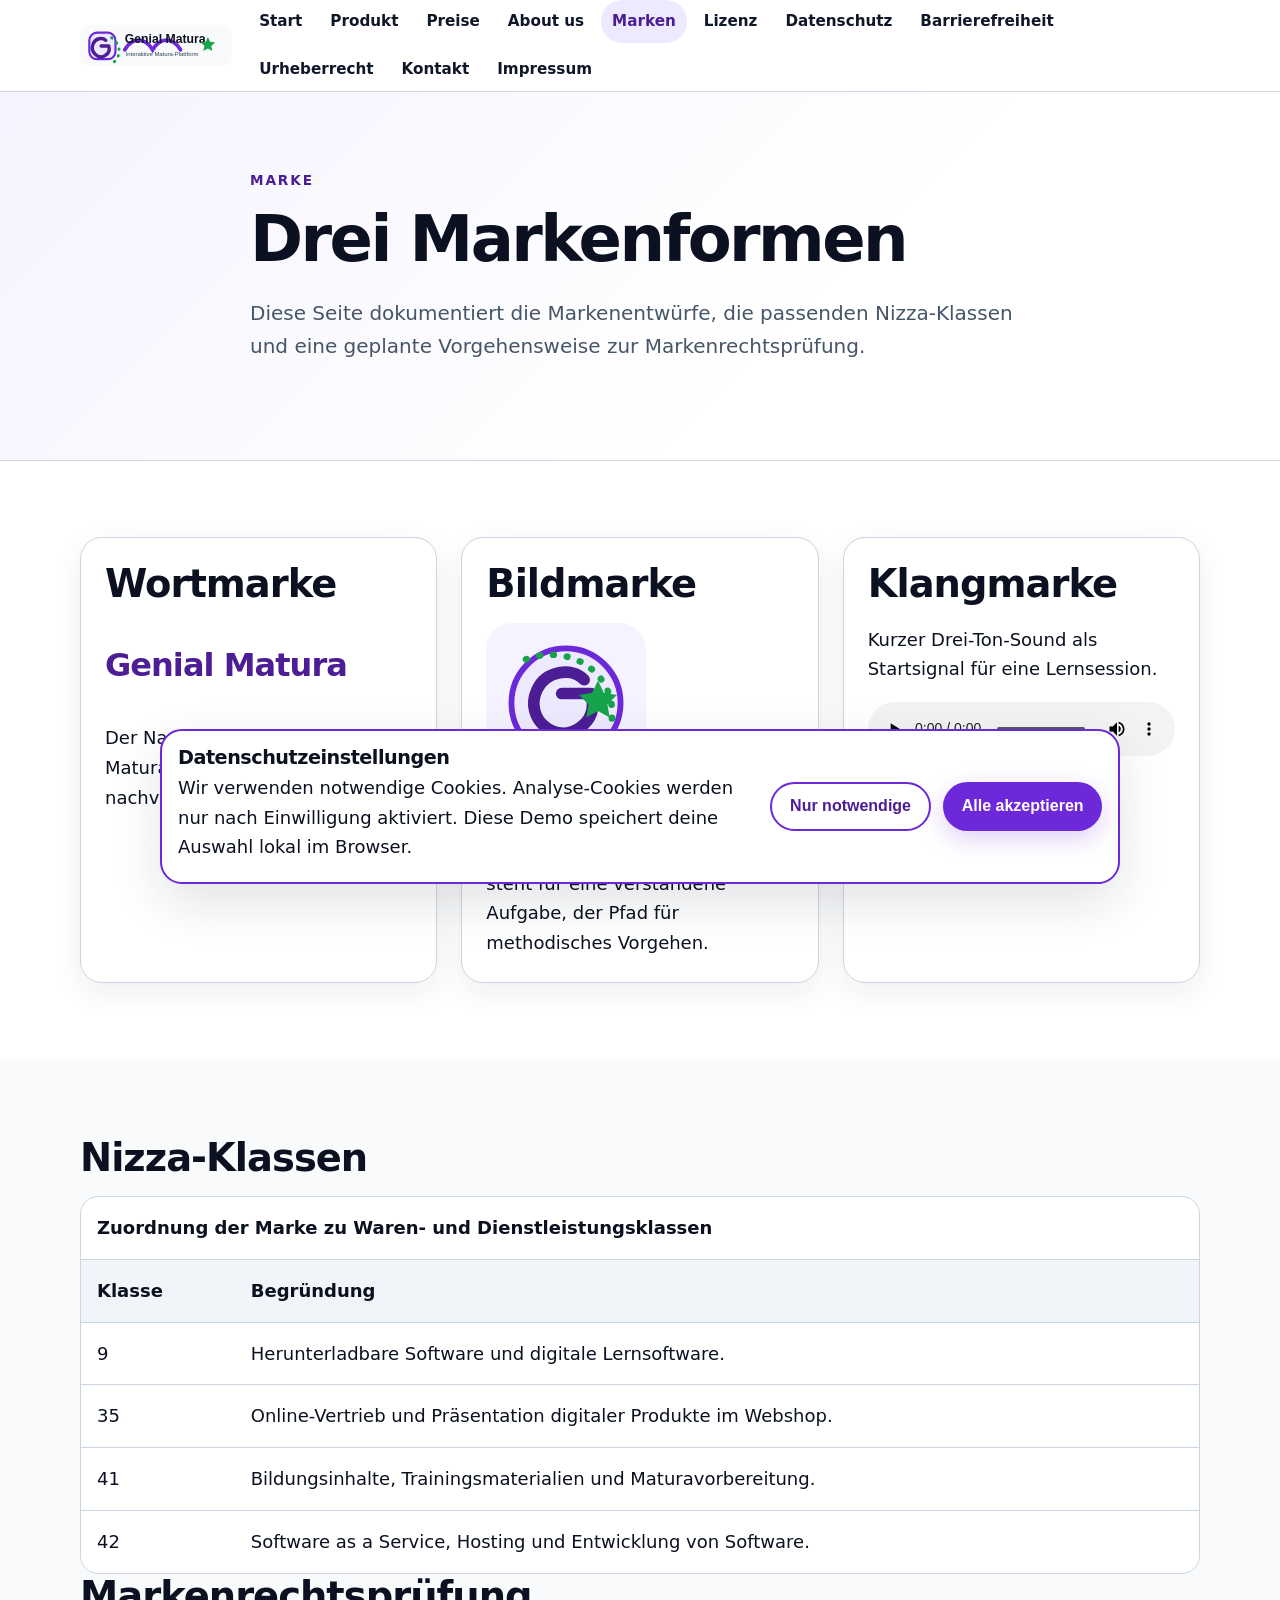
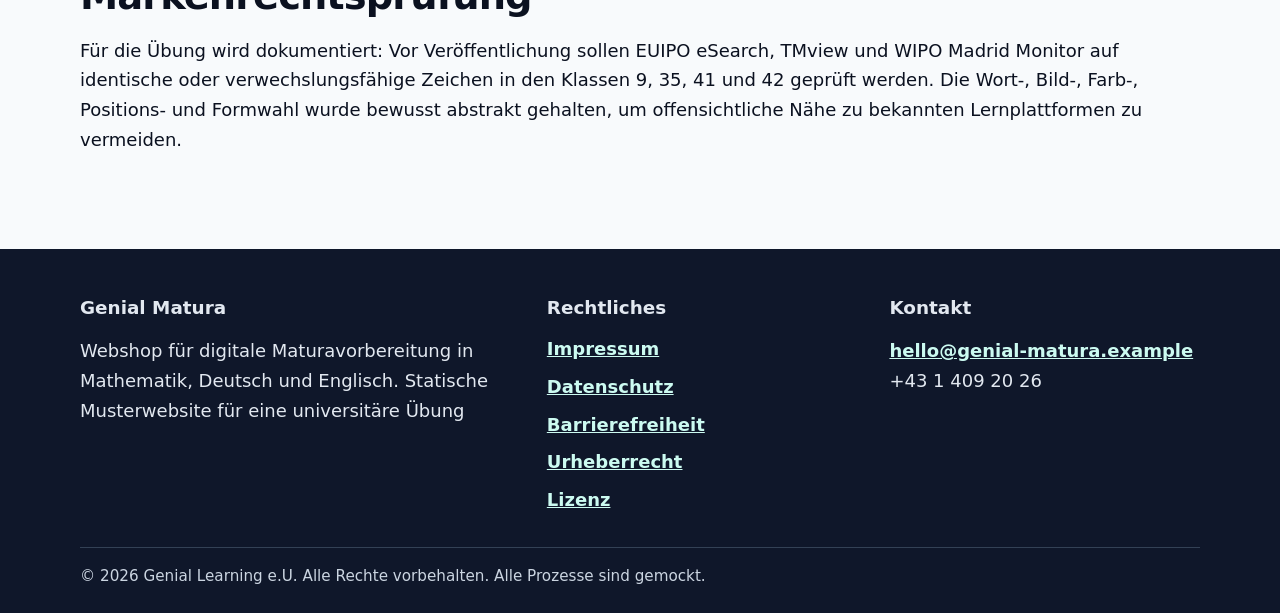
<file: marken.html>
<!doctype html>
<html lang="de">
<head>
  <meta charset="utf-8">
  <meta name="viewport" content="width=device-width, initial-scale=1">
  <title>Marken | Genial Matura</title>
  <meta name="description" content="Dokumentation der Markenformen und Nizza-Klassen für Genial Matura.">
  <link rel="icon" href="assets/genial-symbol.svg" type="image/svg+xml">
  <link rel="stylesheet" href="style.css">
</head>
<body>
  <a class="skip-link" href="#main">Zum Inhalt springen</a>
  <header class="site-header">
    <div class="container header-inner">
      <a class="brand" href="index.html" aria-label="Genial Matura Startseite">
        <img src="assets/logo.svg" alt="Genial Matura – Interaktive Matura-Plattform" width="188" height="56">
      </a>
      <button class="nav-toggle" type="button" aria-expanded="false" aria-controls="site-nav">Menü</button>
      <nav id="site-nav" class="site-nav" aria-label="Hauptnavigation">
        <a href="index.html">Start</a>
<a href="produkt.html">Produkt</a>
<a href="preise.html">Preise</a>
<a href="about.html">About us</a>
<a href="marken.html" aria-current="page">Marken</a>
<a href="lizenz.html">Lizenz</a>
<a href="datenschutz.html">Datenschutz</a>
<a href="barrierefreiheit.html">Barrierefreiheit</a>
<a href="urheberrecht.html">Urheberrecht</a>
<a href="kontakt.html">Kontakt</a>
<a href="impressum.html">Impressum</a>
      </nav>
    </div>
  </header>
  <main id="main">
    
<section class="section page-hero">
  <div class="container narrow">
    <p class="eyebrow">Marke</p>
    <h1>Drei Markenformen</h1>
    <p class="lead">Diese Seite dokumentiert die Markenentwürfe, die passenden Nizza-Klassen und eine geplante Vorgehensweise zur Markenrechtsprüfung.</p>
  </div>
</section>
<section class="section">
  <div class="container cards three">
    <article class="card">
      <h2>Wortmarke</h2>
      <p class="brand-sample">Genial Matura</p>
      <p>Der Name verbindet konkrete Maturavorbereitung mit klaren, nachvollziehbaren Lernschritten.</p>
    </article>
    <article class="card">
      <h2>Bildmarke</h2>
      <img src="assets/genial-symbol.svg" alt="Genial Matura Bildmarke" width="160" height="160">
      <p>Abstraktes G-Symbol mit Lernpfad und Haken. Der Haken steht für eine verstandene Aufgabe, der Pfad für methodisches Vorgehen.</p>
    </article>
    <article class="card">
      <h2>Klangmarke</h2>
      <p>Kurzer Drei-Ton-Sound als Startsignal für eine Lernsession.</p>
      <audio controls preload="metadata"><source src="assets/genial-chime.wav" type="audio/wav"></audio>
    </article>
  </div>
</section>
<section class="section soft-bg">
  <div class="container">
    <h2>Nizza-Klassen</h2>
    <div class="table-wrap"><table>
      <caption>Zuordnung der Marke zu Waren- und Dienstleistungsklassen</caption>
      <thead><tr><th>Klasse</th><th>Begründung</th></tr></thead>
      <tbody>
        <tr><td>9</td><td>Herunterladbare Software und digitale Lernsoftware.</td></tr>
        <tr><td>35</td><td>Online-Vertrieb und Präsentation digitaler Produkte im Webshop.</td></tr>
        <tr><td>41</td><td>Bildungsinhalte, Trainingsmaterialien und Maturavorbereitung.</td></tr>
        <tr><td>42</td><td>Software as a Service, Hosting und Entwicklung von Software.</td></tr>
      </tbody>
    </table></div>
    <h2>Markenrechtsprüfung</h2>
    <p>Für die Übung wird dokumentiert: Vor Veröffentlichung sollen EUIPO eSearch, TMview und WIPO Madrid Monitor auf identische oder verwechslungsfähige Zeichen in den Klassen 9, 35, 41 und 42 geprüft werden. Die Wort-, Bild-, Farb-, Positions- und Formwahl wurde bewusst abstrakt gehalten, um offensichtliche Nähe zu bekannten Lernplattformen zu vermeiden.</p>
  </div>
</section>
  </main>
  <footer class="site-footer">
    <div class="container footer-grid">
      <section>
        <h2>Genial Matura</h2>
        <p>Webshop für digitale Maturavorbereitung in Mathematik, Deutsch und Englisch. Statische Musterwebsite für eine universitäre Übung</p>
      </section>
      <section>
        <h2>Rechtliches</h2>
        <ul class="footer-links">
          <li><a href="impressum.html">Impressum</a></li>
          <li><a href="datenschutz.html">Datenschutz</a></li>
          <li><a href="barrierefreiheit.html">Barrierefreiheit</a></li>
          <li><a href="urheberrecht.html">Urheberrecht</a></li>
          <li><a href="lizenz.html">Lizenz</a></li>
        </ul>
      </section>
      <section>
        <h2>Kontakt</h2>
        <p><a href="mailto:hello@genial-matura.example">hello@genial-matura.example</a><br>+43 1 409 20 26</p>
      </section>
    </div>
    <div class="container smallprint">© 2026 Genial Learning e.U. Alle Rechte vorbehalten. Alle Prozesse sind gemockt.</div>
  </footer>
  <section class="cookie-banner" id="cookie-banner" aria-label="Cookie-Einstellungen" hidden>
    <div>
      <h2>Datenschutzeinstellungen</h2>
      <p>Wir verwenden notwendige Cookies. Analyse-Cookies werden nur nach Einwilligung aktiviert. Diese Demo speichert deine Auswahl lokal im Browser.</p>
    </div>
    <div class="cookie-actions">
      <button class="button secondary" id="decline-cookies" type="button">Nur notwendige</button>
      <button class="button" id="accept-cookies" type="button">Alle akzeptieren</button>
    </div>
  </section>
  <script src="script.js"></script>
</body>
</html>
</file>
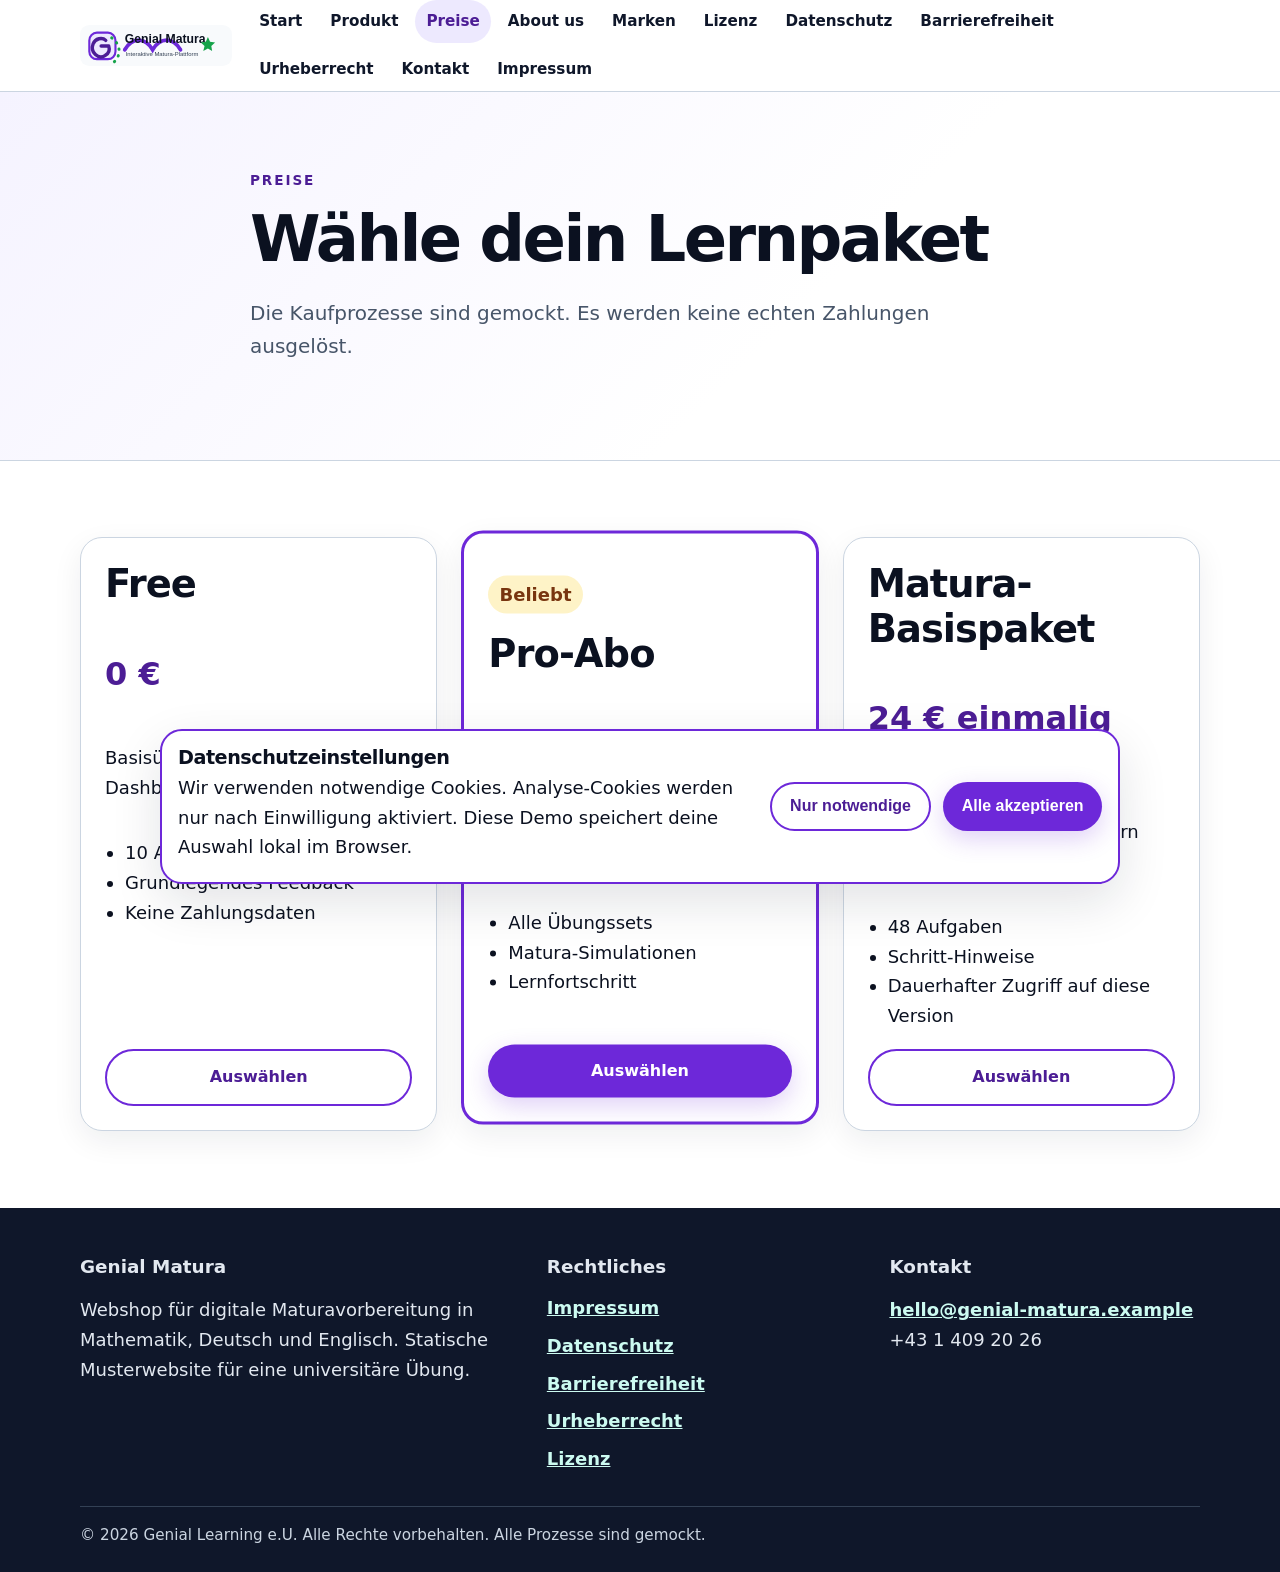
<file: preise.html>
<!doctype html>
<html lang="de">
<head>
  <meta charset="utf-8">
  <meta name="viewport" content="width=device-width, initial-scale=1">
  <title>Preise | Genial Matura</title>
  <meta name="description" content="Preisübersicht für Free, Pro-Abo und Matura-Basispaket.">
  <link rel="icon" href="assets/genial-symbol.svg" type="image/svg+xml">
  <link rel="stylesheet" href="style.css">
</head>
<body>
  <a class="skip-link" href="#main">Zum Inhalt springen</a>
  <header class="site-header">
    <div class="container header-inner">
      <a class="brand" href="index.html" aria-label="Genial Matura Startseite">
        <img src="assets/logo.svg" alt="Genial Matura – Interaktive Matura-Plattform" width="188" height="56">
      </a>
      <button class="nav-toggle" type="button" aria-expanded="false" aria-controls="site-nav">Menü</button>
      <nav id="site-nav" class="site-nav" aria-label="Hauptnavigation">
        <a href="index.html">Start</a>
<a href="produkt.html">Produkt</a>
<a href="preise.html" aria-current="page">Preise</a>
<a href="about.html">About us</a>
<a href="marken.html">Marken</a>
<a href="lizenz.html">Lizenz</a>
<a href="datenschutz.html">Datenschutz</a>
<a href="barrierefreiheit.html">Barrierefreiheit</a>
<a href="urheberrecht.html">Urheberrecht</a>
<a href="kontakt.html">Kontakt</a>
<a href="impressum.html">Impressum</a>
      </nav>
    </div>
  </header>
  <main id="main">
    
<section class="section page-hero">
  <div class="container narrow">
    <p class="eyebrow">Preise</p>
    <h1>Wähle dein Lernpaket</h1>
    <p class="lead">Die Kaufprozesse sind gemockt. Es werden keine echten Zahlungen ausgelöst.</p>
  </div>
</section>
<section class="section">
  <div class="container cards three pricing">
    <article class="card price-card">
      <h2>Free</h2>
      <p class="price">0 €</p>
      <p>Basisübungen und Demo-Dashboard.</p>
      <ul><li>10 Aufgaben</li><li>Grundlegendes Feedback</li><li>Keine Zahlungsdaten</li></ul>
      <a class="button secondary" href="checkout.html?plan=free">Auswählen</a>
    </article>
    <article class="card price-card featured">
      <p class="badge">Beliebt</p>
      <h2>Pro-Abo</h2>
      <p class="price">8,90 € / Monat</p>
      <p>Für laufende Vorbereitung während des Semesters.</p>
      <ul><li>Alle Übungssets</li><li>Matura-Simulationen</li><li>Lernfortschritt</li></ul>
      <a class="button" href="checkout.html?plan=pro">Auswählen</a>
    </article>
    <article class="card price-card">
      <h2>Matura-Basispaket</h2>
      <p class="price">24 € einmalig</p>
      <p>Prüfungsnahe Mathematik-Beispiele mit Lösungsmustern und Erklärschritten.</p>
      <ul><li>48 Aufgaben</li><li>Schritt-Hinweise</li><li>Dauerhafter Zugriff auf diese Version</li></ul>
      <a class="button secondary" href="checkout.html?plan=sql">Auswählen</a>
    </article>
  </div>
</section>
  </main>
  <footer class="site-footer">
    <div class="container footer-grid">
      <section>
        <h2>Genial Matura</h2>
        <p>Webshop für digitale Maturavorbereitung in Mathematik, Deutsch und Englisch. Statische Musterwebsite für eine universitäre Übung.</p>
      </section>
      <section>
        <h2>Rechtliches</h2>
        <ul class="footer-links">
          <li><a href="impressum.html">Impressum</a></li>
          <li><a href="datenschutz.html">Datenschutz</a></li>
          <li><a href="barrierefreiheit.html">Barrierefreiheit</a></li>
          <li><a href="urheberrecht.html">Urheberrecht</a></li>
          <li><a href="lizenz.html">Lizenz</a></li>
        </ul>
      </section>
      <section>
        <h2>Kontakt</h2>
        <p><a href="mailto:hello@genial-matura.example">hello@genial-matura.example</a><br>+43 1 409 20 26</p>
      </section>
    </div>
    <div class="container smallprint">© 2026 Genial Learning e.U. Alle Rechte vorbehalten. Alle Prozesse sind gemockt.</div>
  </footer>
  <section class="cookie-banner" id="cookie-banner" aria-label="Cookie-Einstellungen" hidden>
    <div>
      <h2>Datenschutzeinstellungen</h2>
      <p>Wir verwenden notwendige Cookies. Analyse-Cookies werden nur nach Einwilligung aktiviert. Diese Demo speichert deine Auswahl lokal im Browser.</p>
    </div>
    <div class="cookie-actions">
      <button class="button secondary" id="decline-cookies" type="button">Nur notwendige</button>
      <button class="button" id="accept-cookies" type="button">Alle akzeptieren</button>
    </div>
  </section>
  <script src="script.js"></script>
</body>
</html>
</file>
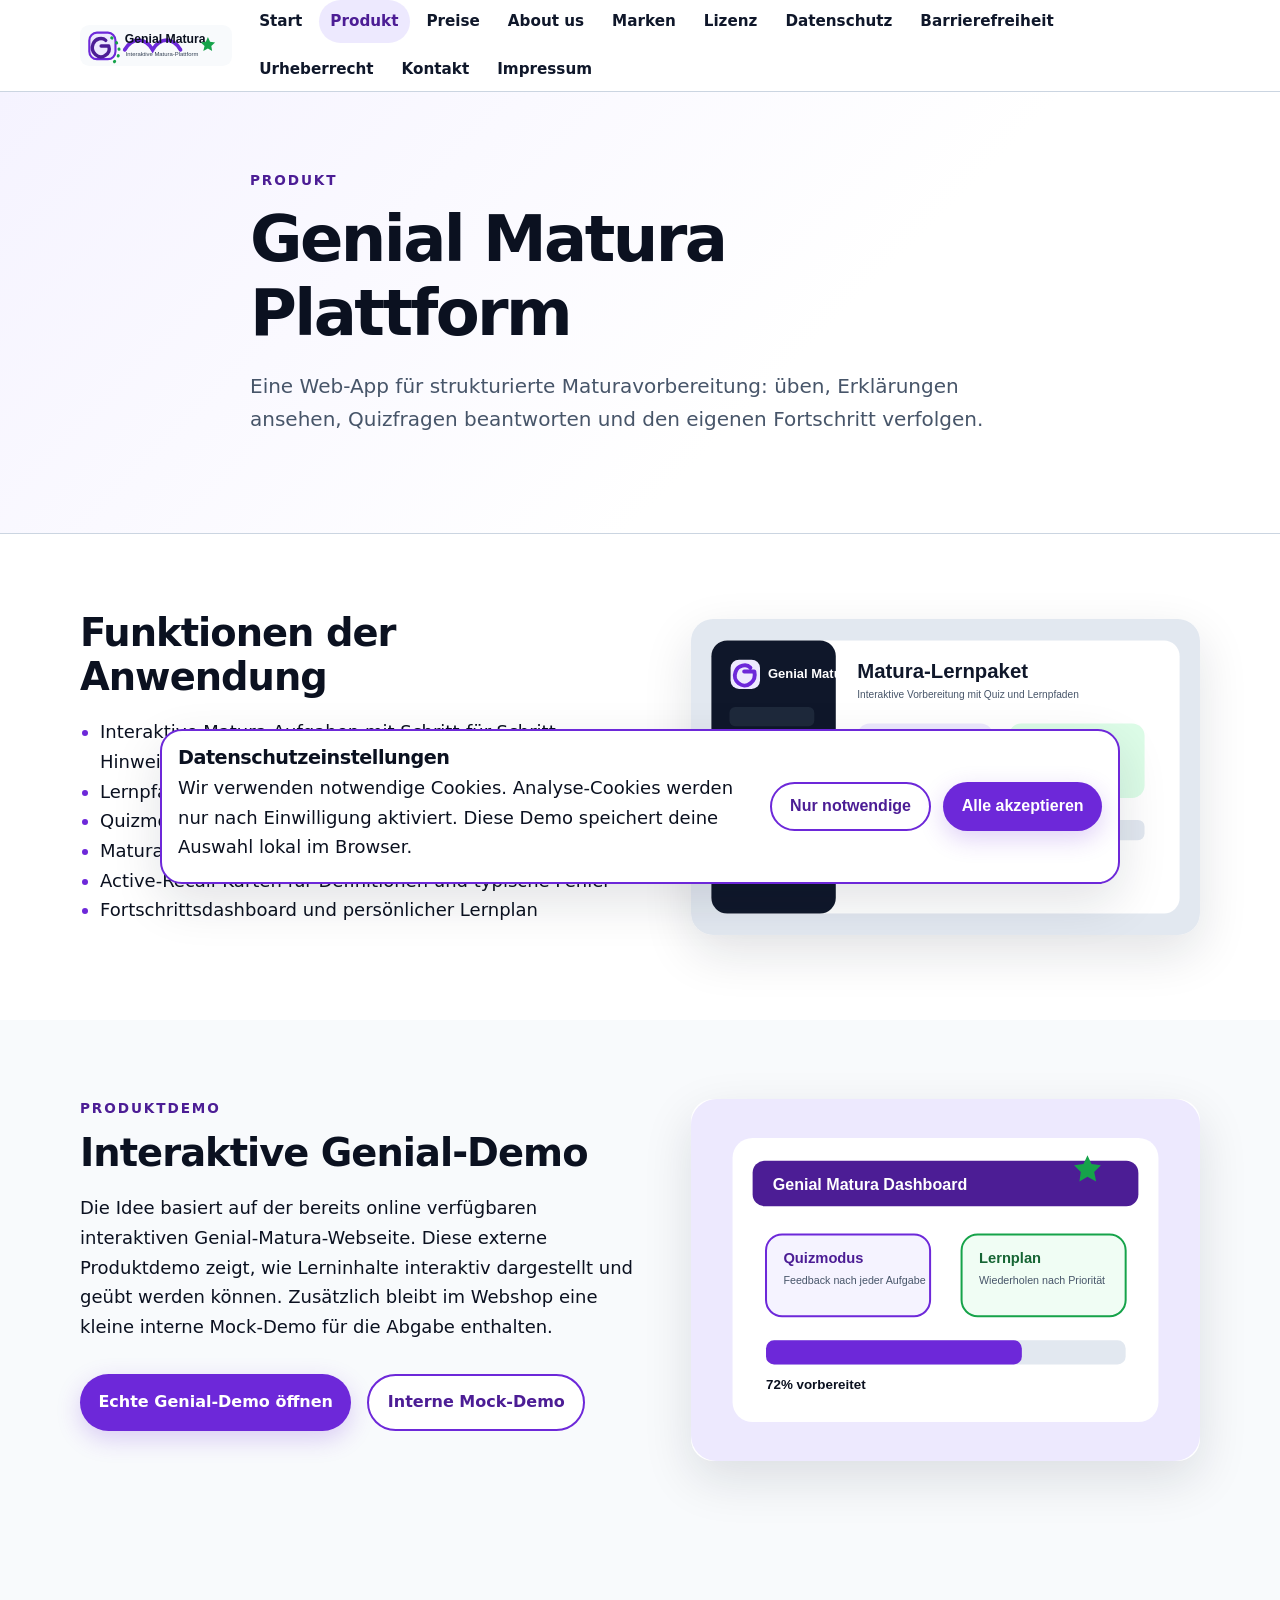
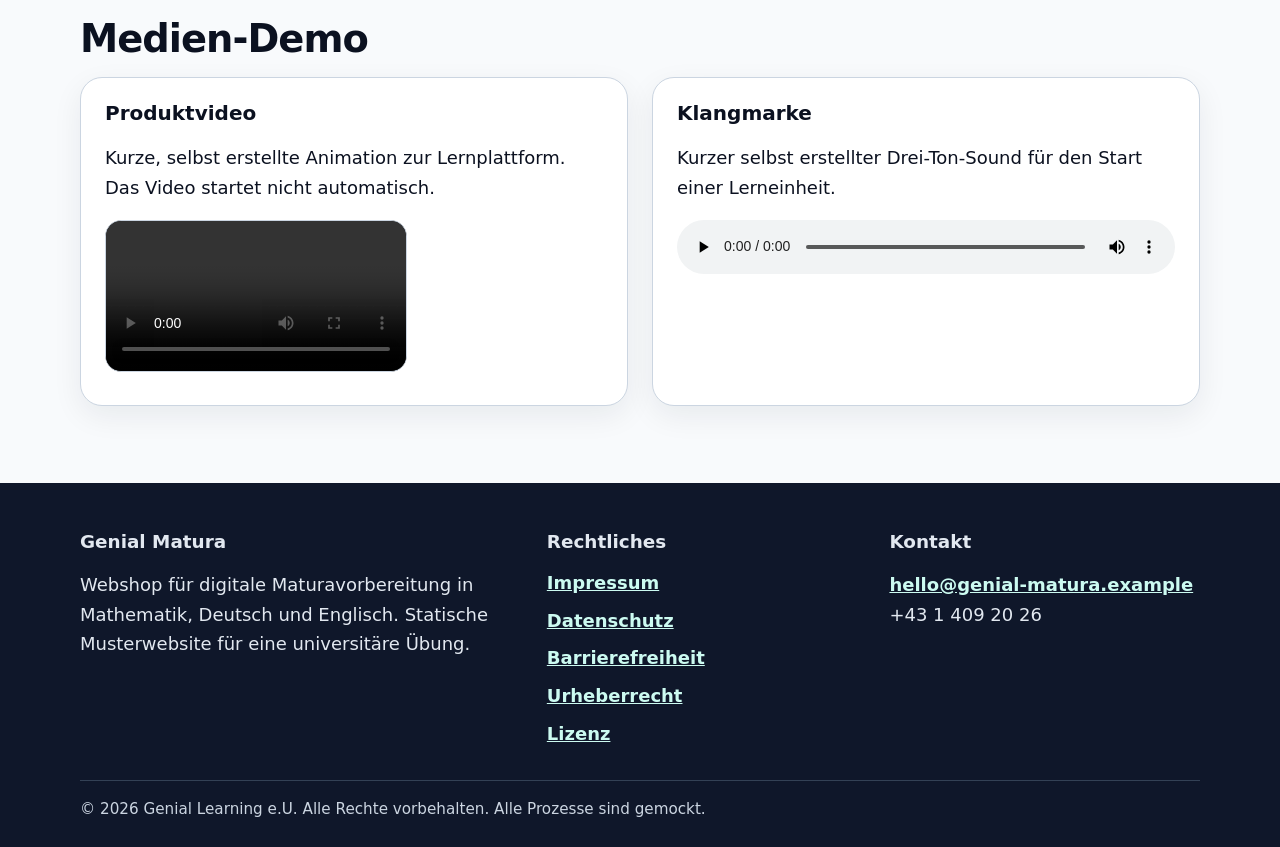
<file: produkt.html>
<!doctype html>
<html lang="de">
<head>
  <meta charset="utf-8">
  <meta name="viewport" content="width=device-width, initial-scale=1">
  <title>Produkt | Genial Matura</title>
  <meta name="description" content="Produktseite der interaktiven Genial Matura Plattform mit Funktionen, Demo, Video und Klangmarke.">
  <link rel="icon" href="assets/genial-symbol.svg" type="image/svg+xml">
  <link rel="stylesheet" href="style.css">
</head>
<body>
  <a class="skip-link" href="#main">Zum Inhalt springen</a>
  <header class="site-header">
    <div class="container header-inner">
      <a class="brand" href="index.html" aria-label="Genial Matura Startseite">
        <img src="assets/logo.svg" alt="Genial Matura – Interaktive Matura-Plattform" width="188" height="56">
      </a>
      <button class="nav-toggle" type="button" aria-expanded="false" aria-controls="site-nav">Menü</button>
      <nav id="site-nav" class="site-nav" aria-label="Hauptnavigation">
        <a href="index.html">Start</a>
<a href="produkt.html" aria-current="page">Produkt</a>
<a href="preise.html">Preise</a>
<a href="about.html">About us</a>
<a href="marken.html">Marken</a>
<a href="lizenz.html">Lizenz</a>
<a href="datenschutz.html">Datenschutz</a>
<a href="barrierefreiheit.html">Barrierefreiheit</a>
<a href="urheberrecht.html">Urheberrecht</a>
<a href="kontakt.html">Kontakt</a>
<a href="impressum.html">Impressum</a>
      </nav>
    </div>
  </header>
  <main id="main">
    
<section class="section page-hero">
  <div class="container narrow">
    <p class="eyebrow">Produkt</p>
    <h1>Genial Matura Plattform</h1>
    <p class="lead">Eine Web-App für strukturierte Maturavorbereitung: üben, Erklärungen ansehen, Quizfragen beantworten und den eigenen Fortschritt verfolgen.</p>
  </div>
</section>
<section class="section">
  <div class="container split">
    <div>
      <h2>Funktionen der Anwendung</h2>
      <ul class="check-list">
        <li>Interaktive Matura-Aufgaben mit Schritt-für-Schritt-Hinweisen</li>
        <li>Lernpfade für Mathematik, Deutsch und Englisch</li>
        <li>Quizmodus mit direktem Feedback</li>
        <li>Matura-Simulationen mit Zeitlimit</li>
        <li>Active-Recall-Karten für Definitionen und typische Fehler</li>
        <li>Fortschrittsdashboard und persönlicher Lernplan</li>
      </ul>
    </div>
    <img class="media-frame" src="assets/dashboard.svg" alt="Mockup des Genial Matura Dashboards mit Lernfortschritt, Matura-Training und Matura-Simulation" width="900" height="560">
  </div>
</section>

<section class="section soft-bg" id="demo">
  <div class="container split">
    <div>
      <p class="eyebrow">Produktdemo</p>
      <h2>Interaktive Genial-Demo</h2>
      <p>Die Idee basiert auf der bereits online verfügbaren interaktiven Genial-Matura-Webseite. Diese externe Produktdemo zeigt, wie Lerninhalte interaktiv dargestellt und geübt werden können. Zusätzlich bleibt im Webshop eine kleine interne Mock-Demo für die Abgabe enthalten.</p>
      <div class="button-row">
        <a class="button" href="https://genial-navy.vercel.app" target="_blank" rel="noopener noreferrer">Echte Genial-Demo öffnen</a>
        <a class="button secondary" href="demo.html">Interne Mock-Demo</a>
      </div>
    </div>
    <img class="media-frame" src="assets/hero-illustration.svg" alt="Illustration der Genial Matura Demo mit Quizmodus und Lernfortschritt" width="760" height="540">
  </div>
</section>
<section class="section soft-bg">
  <div class="container">
    <h2>Medien-Demo</h2>
    <div class="cards two">
      <article class="card">
        <h3>Produktvideo</h3>
        <p>Kurze, selbst erstellte Animation zur Lernplattform. Das Video startet nicht automatisch.</p>
        <video class="responsive-media" controls preload="metadata" aria-label="Genial Matura Produktvideo">
          <source src="assets/genial-demo.mp4" type="video/mp4">
          Dein Browser unterstützt das Videoelement nicht.
        </video>
      </article>
      <article class="card">
        <h3>Klangmarke</h3>
        <p>Kurzer selbst erstellter Drei-Ton-Sound für den Start einer Lerneinheit.</p>
        <audio controls preload="metadata" aria-label="Genial Matura Klangmarke">
          <source src="assets/genial-chime.wav" type="audio/wav">
          Dein Browser unterstützt das Audioelement nicht.
        </audio>
      </article>
    </div>
  </div>
</section>
  </main>
  <footer class="site-footer">
    <div class="container footer-grid">
      <section>
        <h2>Genial Matura</h2>
        <p>Webshop für digitale Maturavorbereitung in Mathematik, Deutsch und Englisch. Statische Musterwebsite für eine universitäre Übung.</p>
      </section>
      <section>
        <h2>Rechtliches</h2>
        <ul class="footer-links">
          <li><a href="impressum.html">Impressum</a></li>
          <li><a href="datenschutz.html">Datenschutz</a></li>
          <li><a href="barrierefreiheit.html">Barrierefreiheit</a></li>
          <li><a href="urheberrecht.html">Urheberrecht</a></li>
          <li><a href="lizenz.html">Lizenz</a></li>
        </ul>
      </section>
      <section>
        <h2>Kontakt</h2>
        <p><a href="mailto:hello@genial-matura.example">hello@genial-matura.example</a><br>+43 1 409 20 26</p>
      </section>
    </div>
    <div class="container smallprint">© 2026 Genial Learning e.U. Alle Rechte vorbehalten. Alle Prozesse sind gemockt.</div>
  </footer>
  <section class="cookie-banner" id="cookie-banner" aria-label="Cookie-Einstellungen" hidden>
    <div>
      <h2>Datenschutzeinstellungen</h2>
      <p>Wir verwenden notwendige Cookies. Analyse-Cookies werden nur nach Einwilligung aktiviert. Diese Demo speichert deine Auswahl lokal im Browser.</p>
    </div>
    <div class="cookie-actions">
      <button class="button secondary" id="decline-cookies" type="button">Nur notwendige</button>
      <button class="button" id="accept-cookies" type="button">Alle akzeptieren</button>
    </div>
  </section>
  <script src="script.js"></script>
</body>
</html>
</file>
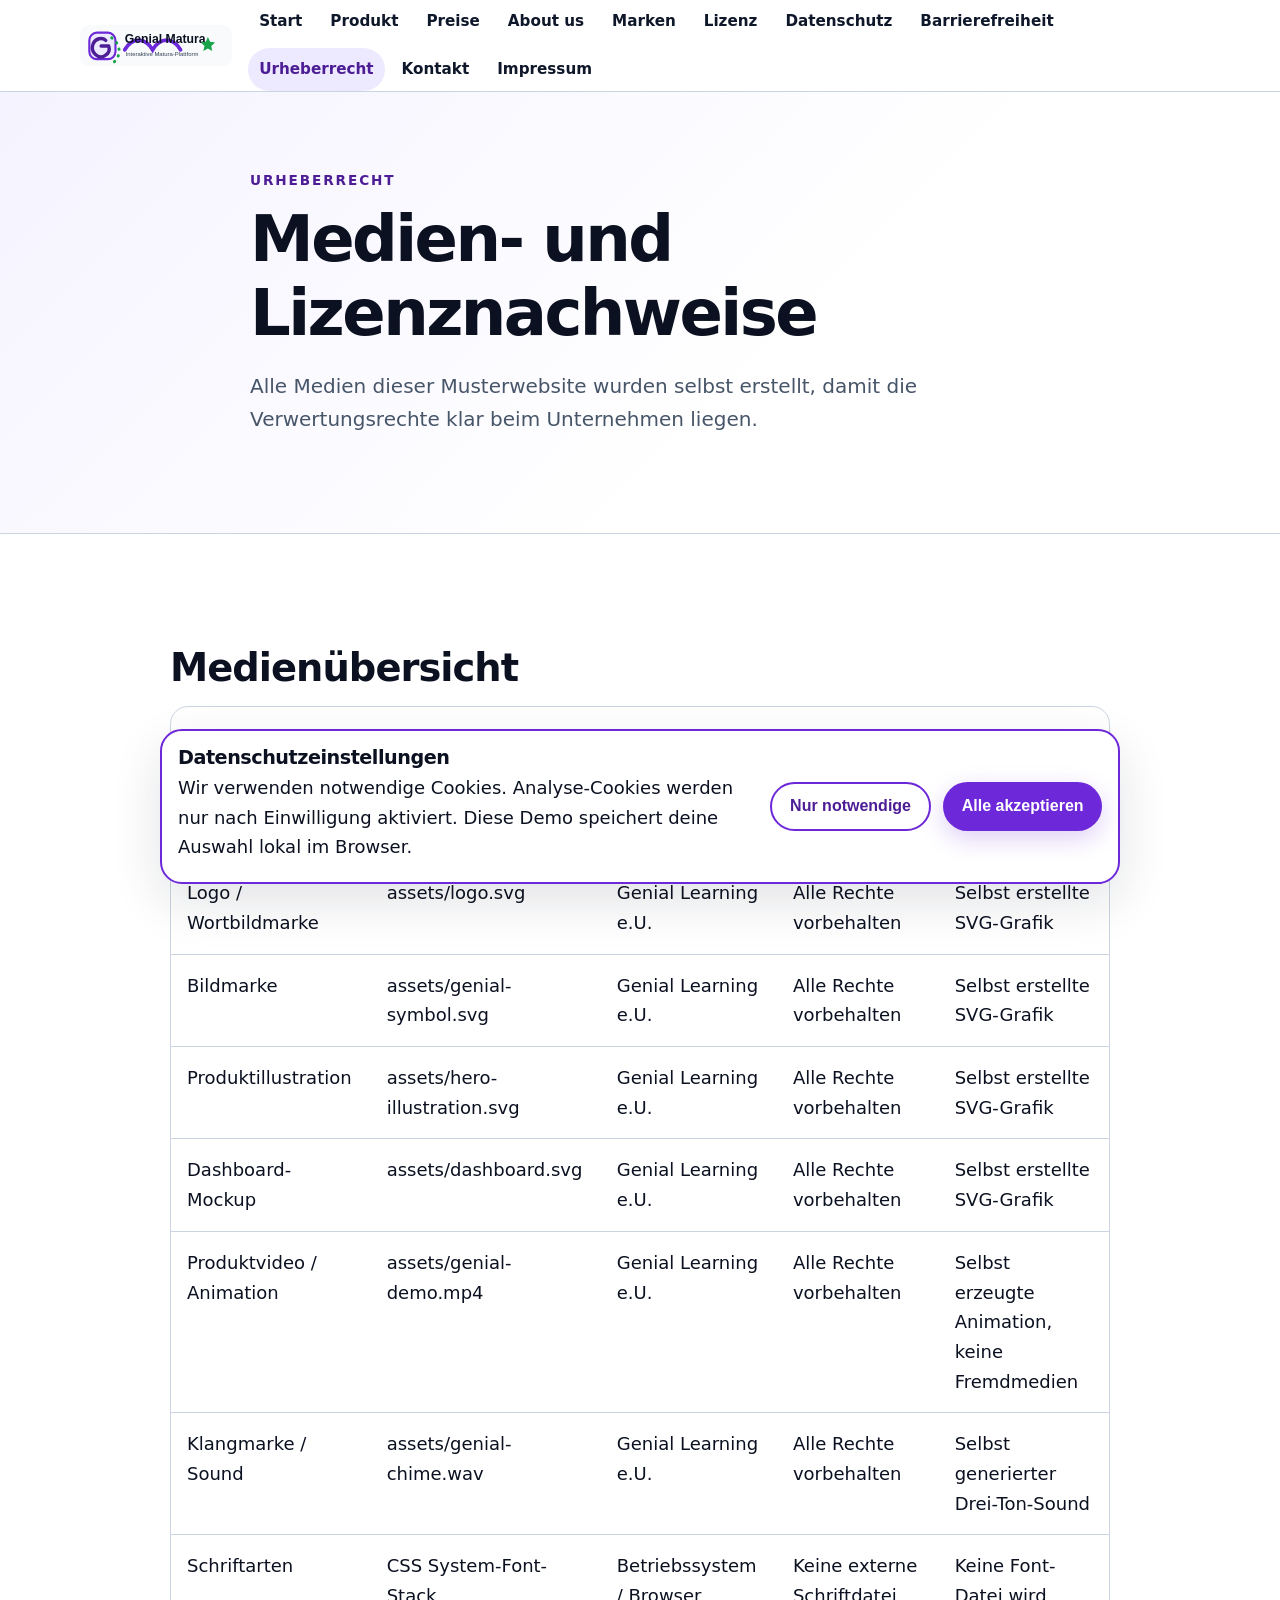
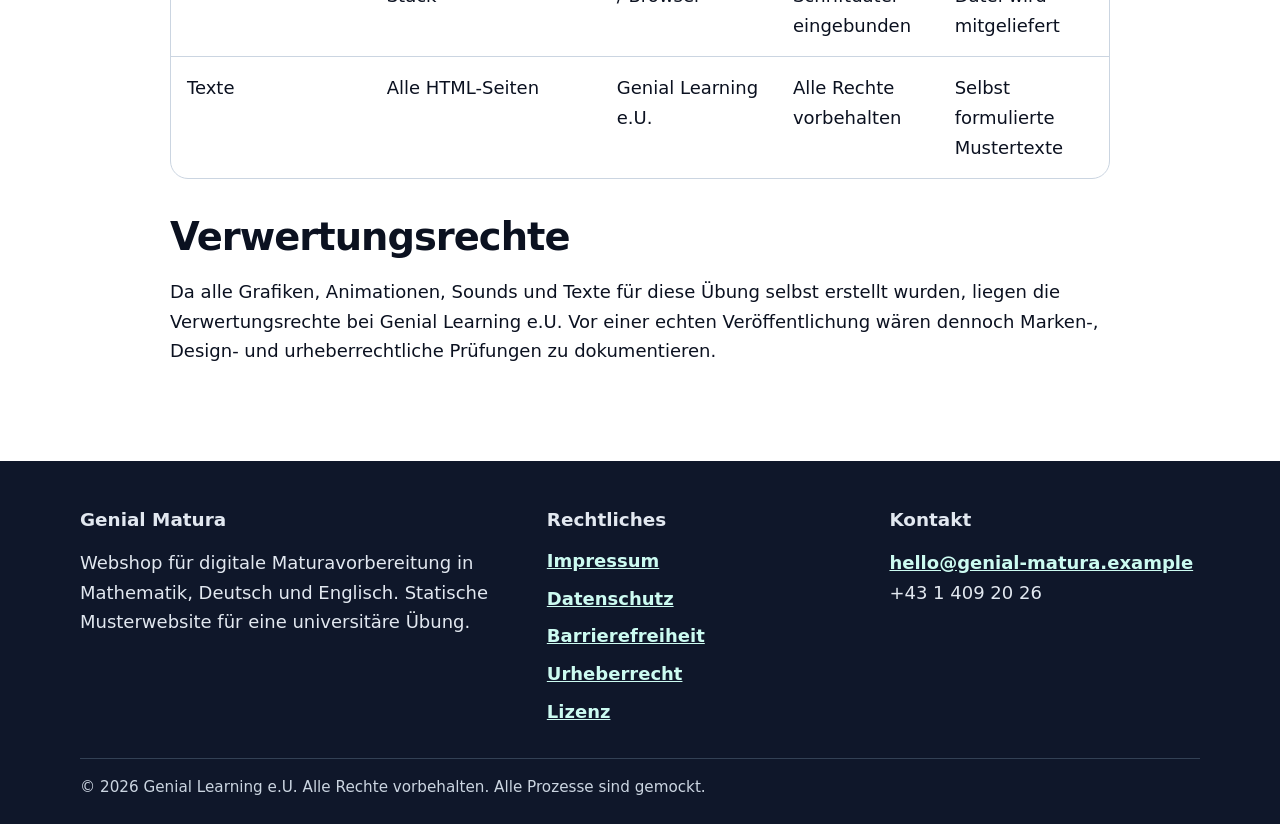
<file: urheberrecht.html>
<!doctype html>
<html lang="de">
<head>
  <meta charset="utf-8">
  <meta name="viewport" content="width=device-width, initial-scale=1">
  <title>Urheberrecht | Genial Matura</title>
  <meta name="description" content="Urheberrechts- und Lizenznachweise aller verwendeten Medien.">
  <link rel="icon" href="assets/genial-symbol.svg" type="image/svg+xml">
  <link rel="stylesheet" href="style.css">
</head>
<body>
  <a class="skip-link" href="#main">Zum Inhalt springen</a>
  <header class="site-header">
    <div class="container header-inner">
      <a class="brand" href="index.html" aria-label="Genial Matura Startseite">
        <img src="assets/logo.svg" alt="Genial Matura – Interaktive Matura-Plattform" width="188" height="56">
      </a>
      <button class="nav-toggle" type="button" aria-expanded="false" aria-controls="site-nav">Menü</button>
      <nav id="site-nav" class="site-nav" aria-label="Hauptnavigation">
        <a href="index.html">Start</a>
<a href="produkt.html">Produkt</a>
<a href="preise.html">Preise</a>
<a href="about.html">About us</a>
<a href="marken.html">Marken</a>
<a href="lizenz.html">Lizenz</a>
<a href="datenschutz.html">Datenschutz</a>
<a href="barrierefreiheit.html">Barrierefreiheit</a>
<a href="urheberrecht.html" aria-current="page">Urheberrecht</a>
<a href="kontakt.html">Kontakt</a>
<a href="impressum.html">Impressum</a>
      </nav>
    </div>
  </header>
  <main id="main">
    
<section class="section page-hero">
  <div class="container narrow">
    <p class="eyebrow">Urheberrecht</p>
    <h1>Medien- und Lizenznachweise</h1>
    <p class="lead">Alle Medien dieser Musterwebsite wurden selbst erstellt, damit die Verwertungsrechte klar beim Unternehmen liegen.</p>
  </div>
</section>
<section class="section">
  <div class="container legal-text">
    <h2>Medienübersicht</h2>
    <div class="table-wrap"><table>
      <caption>Dokumentation der verwendeten Medien</caption>
      <thead><tr><th>Medium</th><th>Datei / Ort</th><th>Urheber</th><th>Lizenz / Rechte</th><th>Hinweis</th></tr></thead>
      <tbody>
        <tr><td>Logo / Wortbildmarke</td><td>assets/logo.svg</td><td>Genial Learning e.U.</td><td>Alle Rechte vorbehalten</td><td>Selbst erstellte SVG-Grafik</td></tr>
        <tr><td>Bildmarke</td><td>assets/genial-symbol.svg</td><td>Genial Learning e.U.</td><td>Alle Rechte vorbehalten</td><td>Selbst erstellte SVG-Grafik</td></tr>
        <tr><td>Produktillustration</td><td>assets/hero-illustration.svg</td><td>Genial Learning e.U.</td><td>Alle Rechte vorbehalten</td><td>Selbst erstellte SVG-Grafik</td></tr>
        <tr><td>Dashboard-Mockup</td><td>assets/dashboard.svg</td><td>Genial Learning e.U.</td><td>Alle Rechte vorbehalten</td><td>Selbst erstellte SVG-Grafik</td></tr>
        <tr><td>Produktvideo / Animation</td><td>assets/genial-demo.mp4</td><td>Genial Learning e.U.</td><td>Alle Rechte vorbehalten</td><td>Selbst erzeugte Animation, keine Fremdmedien</td></tr>
        <tr><td>Klangmarke / Sound</td><td>assets/genial-chime.wav</td><td>Genial Learning e.U.</td><td>Alle Rechte vorbehalten</td><td>Selbst generierter Drei-Ton-Sound</td></tr>
        <tr><td>Schriftarten</td><td>CSS System-Font-Stack</td><td>Betriebssystem / Browser</td><td>Keine externe Schriftdatei eingebunden</td><td>Keine Font-Datei wird mitgeliefert</td></tr>
        <tr><td>Texte</td><td>Alle HTML-Seiten</td><td>Genial Learning e.U.</td><td>Alle Rechte vorbehalten</td><td>Selbst formulierte Mustertexte</td></tr>
      </tbody>
    </table></div>
    <h2>Verwertungsrechte</h2>
    <p>Da alle Grafiken, Animationen, Sounds und Texte für diese Übung selbst erstellt wurden, liegen die Verwertungsrechte bei Genial Learning e.U. Vor einer echten Veröffentlichung wären dennoch Marken-, Design- und urheberrechtliche Prüfungen zu dokumentieren.</p>
  </div>
</section>
  </main>
  <footer class="site-footer">
    <div class="container footer-grid">
      <section>
        <h2>Genial Matura</h2>
        <p>Webshop für digitale Maturavorbereitung in Mathematik, Deutsch und Englisch. Statische Musterwebsite für eine universitäre Übung.</p>
      </section>
      <section>
        <h2>Rechtliches</h2>
        <ul class="footer-links">
          <li><a href="impressum.html">Impressum</a></li>
          <li><a href="datenschutz.html">Datenschutz</a></li>
          <li><a href="barrierefreiheit.html">Barrierefreiheit</a></li>
          <li><a href="urheberrecht.html">Urheberrecht</a></li>
          <li><a href="lizenz.html">Lizenz</a></li>
        </ul>
      </section>
      <section>
        <h2>Kontakt</h2>
        <p><a href="mailto:hello@genial-matura.example">hello@genial-matura.example</a><br>+43 1 409 20 26</p>
      </section>
    </div>
    <div class="container smallprint">© 2026 Genial Learning e.U. Alle Rechte vorbehalten. Alle Prozesse sind gemockt.</div>
  </footer>
  <section class="cookie-banner" id="cookie-banner" aria-label="Cookie-Einstellungen" hidden>
    <div>
      <h2>Datenschutzeinstellungen</h2>
      <p>Wir verwenden notwendige Cookies. Analyse-Cookies werden nur nach Einwilligung aktiviert. Diese Demo speichert deine Auswahl lokal im Browser.</p>
    </div>
    <div class="cookie-actions">
      <button class="button secondary" id="decline-cookies" type="button">Nur notwendige</button>
      <button class="button" id="accept-cookies" type="button">Alle akzeptieren</button>
    </div>
  </section>
  <script src="script.js"></script>
</body>
</html>
</file>
<file: style.css>
:root{
  --bg:#ffffff;
  --text:#0b1120;
  --muted:#475569;
  --brand:#6d28d9;
  --brand-dark:#4c1d95;
  --brand-soft:#ede9fe;
  --accent:#16a34a;
  --soft:#f8fafc;
  --border:#cbd5e1;
  --error:#b91c1c;
  --focus:#15803d;
  --shadow:0 18px 50px rgba(15,23,42,.12);
  --radius:22px;
}
*{box-sizing:border-box}
html{scroll-behavior:smooth}
body{margin:0;font-family:system-ui,-apple-system,BlinkMacSystemFont,"Segoe UI",sans-serif;background:var(--bg);color:var(--text);line-height:1.65;font-size:18px}
img,video{max-width:100%;height:auto} audio{width:100%}
a{color:var(--brand-dark);font-weight:650} a:hover{text-decoration-thickness:.18em}.skip-link{position:absolute;left:1rem;top:-5rem;background:#fff;color:#000;padding:.75rem 1rem;border:3px solid var(--focus);border-radius:12px;z-index:1000}.skip-link:focus{top:1rem}
:focus-visible{outline:4px solid var(--focus);outline-offset:4px;border-radius:8px}
.container{width:min(1120px,calc(100% - 2rem));margin-inline:auto}.narrow{width:min(780px,calc(100% - 2rem))}.site-header{background:#fff;border-bottom:1px solid var(--border);position:sticky;top:0;z-index:50}.header-inner{min-height:78px;display:flex;align-items:center;justify-content:space-between;gap:1rem}.brand{display:inline-flex;align-items:center;text-decoration:none}.site-nav{display:flex;align-items:center;gap:.35rem;flex-wrap:wrap}.site-nav a{padding:.55rem .7rem;text-decoration:none;border-radius:999px;color:#0f172a;font-size:.95rem}.site-nav a:hover,.site-nav a[aria-current="page"]{background:var(--brand-soft);color:var(--brand-dark)}.nav-toggle{display:none;border:2px solid var(--brand);background:#fff;color:var(--brand-dark);border-radius:999px;padding:.65rem 1rem;font-weight:750}.section{padding:4.8rem 0}.soft-bg{background:var(--soft)}.hero{background:linear-gradient(135deg,#f5f3ff 0%,#fff 46%,#f0fdf4 100%)}.hero-grid,.split,.checkout-grid{display:grid;grid-template-columns:1.05fr .95fr;gap:3rem;align-items:center}.page-hero{background:linear-gradient(135deg,#f5f3ff 0%,#fff 62%);border-bottom:1px solid var(--border)}.eyebrow{text-transform:uppercase;letter-spacing:.14em;font-size:.85rem;font-weight:800;color:var(--brand-dark);margin:0 0 .75rem}h1,h2,h3{line-height:1.15;margin:0 0 1rem}h1{font-size:clamp(2.25rem,5vw,4.8rem);letter-spacing:-.04em}h2{font-size:clamp(1.65rem,3vw,2.55rem);letter-spacing:-.025em}h3{font-size:1.25rem}.lead{font-size:1.25rem;color:var(--muted);max-width:66ch}.button-row{display:flex;gap:1rem;flex-wrap:wrap;margin:2rem 0}.button{display:inline-flex;align-items:center;justify-content:center;border:0;background:var(--brand);color:#fff;text-decoration:none;font-weight:800;border-radius:999px;padding:.85rem 1.15rem;box-shadow:0 8px 24px rgba(109,40,217,.22);cursor:pointer;font-size:1rem}.button:hover{background:var(--brand-dark);color:#fff}.button.secondary{background:#fff;color:var(--brand-dark);border:2px solid var(--brand);box-shadow:none}.button.secondary:hover{background:var(--brand-soft);color:var(--brand-dark)}.hero-card,.media-frame,.symbol-card{border-radius:var(--radius);box-shadow:var(--shadow);background:#fff}.symbol-card{padding:1rem}.trust-list,.check-list{padding-left:1.25rem}.trust-list{display:flex;gap:1rem;flex-wrap:wrap;color:var(--muted)}.trust-list li::marker,.check-list li::marker{color:var(--brand)}.cards{display:grid;gap:1.5rem}.cards.three{grid-template-columns:repeat(3,1fr)}.cards.two{grid-template-columns:repeat(2,1fr)}.card,.fact-box,.form-card,.summary-card{background:#fff;border:1px solid var(--border);border-radius:var(--radius);padding:1.5rem;box-shadow:0 10px 30px rgba(15,23,42,.07)}.card p:last-child{margin-bottom:0}.fact-box dl{margin:0;display:grid;gap:1rem}.fact-box div{display:grid;gap:.15rem;border-bottom:1px solid var(--border);padding-bottom:.75rem}.fact-box div:last-child{border-bottom:0}.fact-box dt{font-weight:800;color:var(--brand-dark)}.fact-box dd{margin:0;color:var(--muted)}.text-link{font-weight:800}.responsive-media{border-radius:16px;border:1px solid var(--border);background:#000}.price-card{display:flex;flex-direction:column}.price-card .price{font-size:2rem;font-weight:900;color:var(--brand-dark);line-height:1.2}.price-card ul{padding-left:1.25rem}.price-card .button{margin-top:auto}.featured{border:3px solid var(--brand);transform:translateY(-.4rem)}.badge{display:inline-block;align-self:flex-start;background:#fef3c7;color:#78350f;font-weight:800;border-radius:999px;padding:.25rem .7rem}.checkout-grid{align-items:start}.form-card{display:grid;gap:1rem}.field{display:grid;gap:.35rem}label,legend{font-weight:750}input,textarea,select{font:inherit;border:2px solid var(--border);border-radius:14px;padding:.8rem .9rem;width:100%;background:#fff;color:var(--text)}input:focus,textarea:focus{border-color:var(--brand)}fieldset{border:2px solid var(--border);border-radius:16px;padding:1rem;display:grid;gap:.5rem}.checkbox{display:flex;align-items:flex-start;gap:.6rem}.checkbox input{width:auto;margin-top:.45rem}.error{color:var(--error);font-weight:750;margin:.2rem 0 0}.form-status{font-weight:800;color:var(--brand-dark)}.summary-card{position:sticky;top:100px}.legal-text{max-width:940px}.legal-text h2{margin-top:2.2rem}.notice{background:#fffbeb;border-left:6px solid var(--accent);padding:1rem;border-radius:14px}.table-wrap{overflow-x:auto;border:1px solid var(--border);border-radius:18px;background:#fff}table{width:100%;border-collapse:collapse;min-width:720px}caption{text-align:left;padding:1rem;font-weight:800}th,td{padding:1rem;border-top:1px solid var(--border);text-align:left;vertical-align:top}th{background:#f1f5f9}.brand-sample{font-size:2rem;font-weight:900;color:var(--brand-dark);letter-spacing:-.03em}.site-footer{background:#0f172a;color:#e2e8f0;padding:3rem 0 1.5rem}.site-footer a{color:#ccfbf1}.footer-grid{display:grid;grid-template-columns:1.4fr 1fr 1fr;gap:2rem}.footer-grid h2{font-size:1.15rem;letter-spacing:0}.footer-links{list-style:none;padding:0;margin:0;display:grid;gap:.5rem}.smallprint{border-top:1px solid #334155;margin-top:2rem;padding-top:1rem;font-size:.95rem;color:#cbd5e1}.cookie-banner{position:fixed;inset:auto 1rem 1rem 1rem;max-width:960px;margin-inline:auto;background:#fff;border:2px solid var(--brand);box-shadow:var(--shadow);border-radius:22px;padding:1rem;display:flex;gap:1rem;align-items:center;justify-content:space-between;z-index:100}.cookie-banner[hidden]{display:none}.cookie-banner h2{font-size:1.2rem;margin-bottom:.25rem}.cookie-banner p{margin:.25rem 0}.cookie-actions{display:flex;gap:.75rem;flex-wrap:wrap;flex-shrink:0}
@media (max-width:900px){.nav-toggle{display:inline-flex}.site-nav{display:none;position:absolute;inset:78px 1rem auto 1rem;background:#fff;border:1px solid var(--border);border-radius:18px;padding:1rem;box-shadow:var(--shadow);align-items:stretch}.site-nav.is-open{display:grid}.site-nav a{display:block}.hero-grid,.split,.checkout-grid,.footer-grid{grid-template-columns:1fr}.cards.three,.cards.two{grid-template-columns:1fr}.section{padding:3.2rem 0}.featured{transform:none}.summary-card{position:static}.cookie-banner{display:grid}.trust-list{display:block}}
@media (prefers-reduced-motion:reduce){*,*::before,*::after{scroll-behavior:auto!important;transition:none!important;animation:none!important}.featured{transform:none}}
</file>
